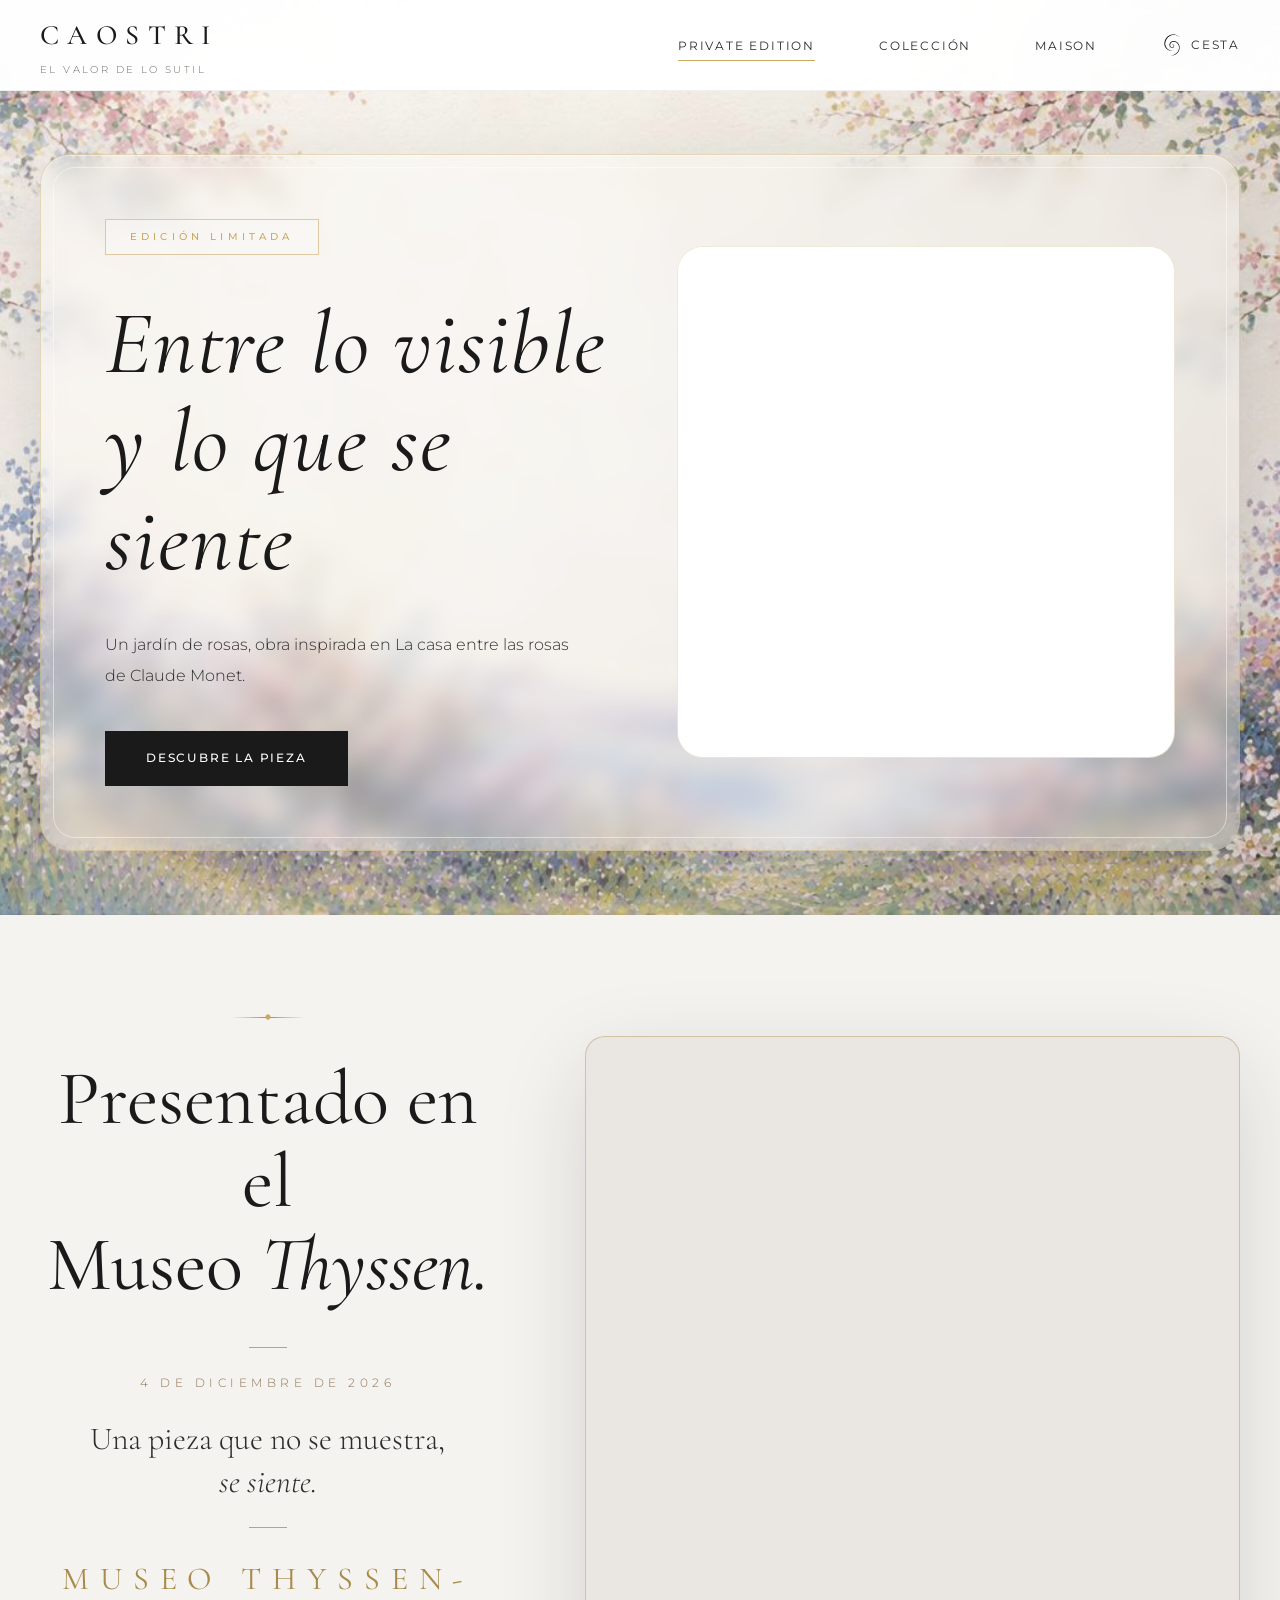
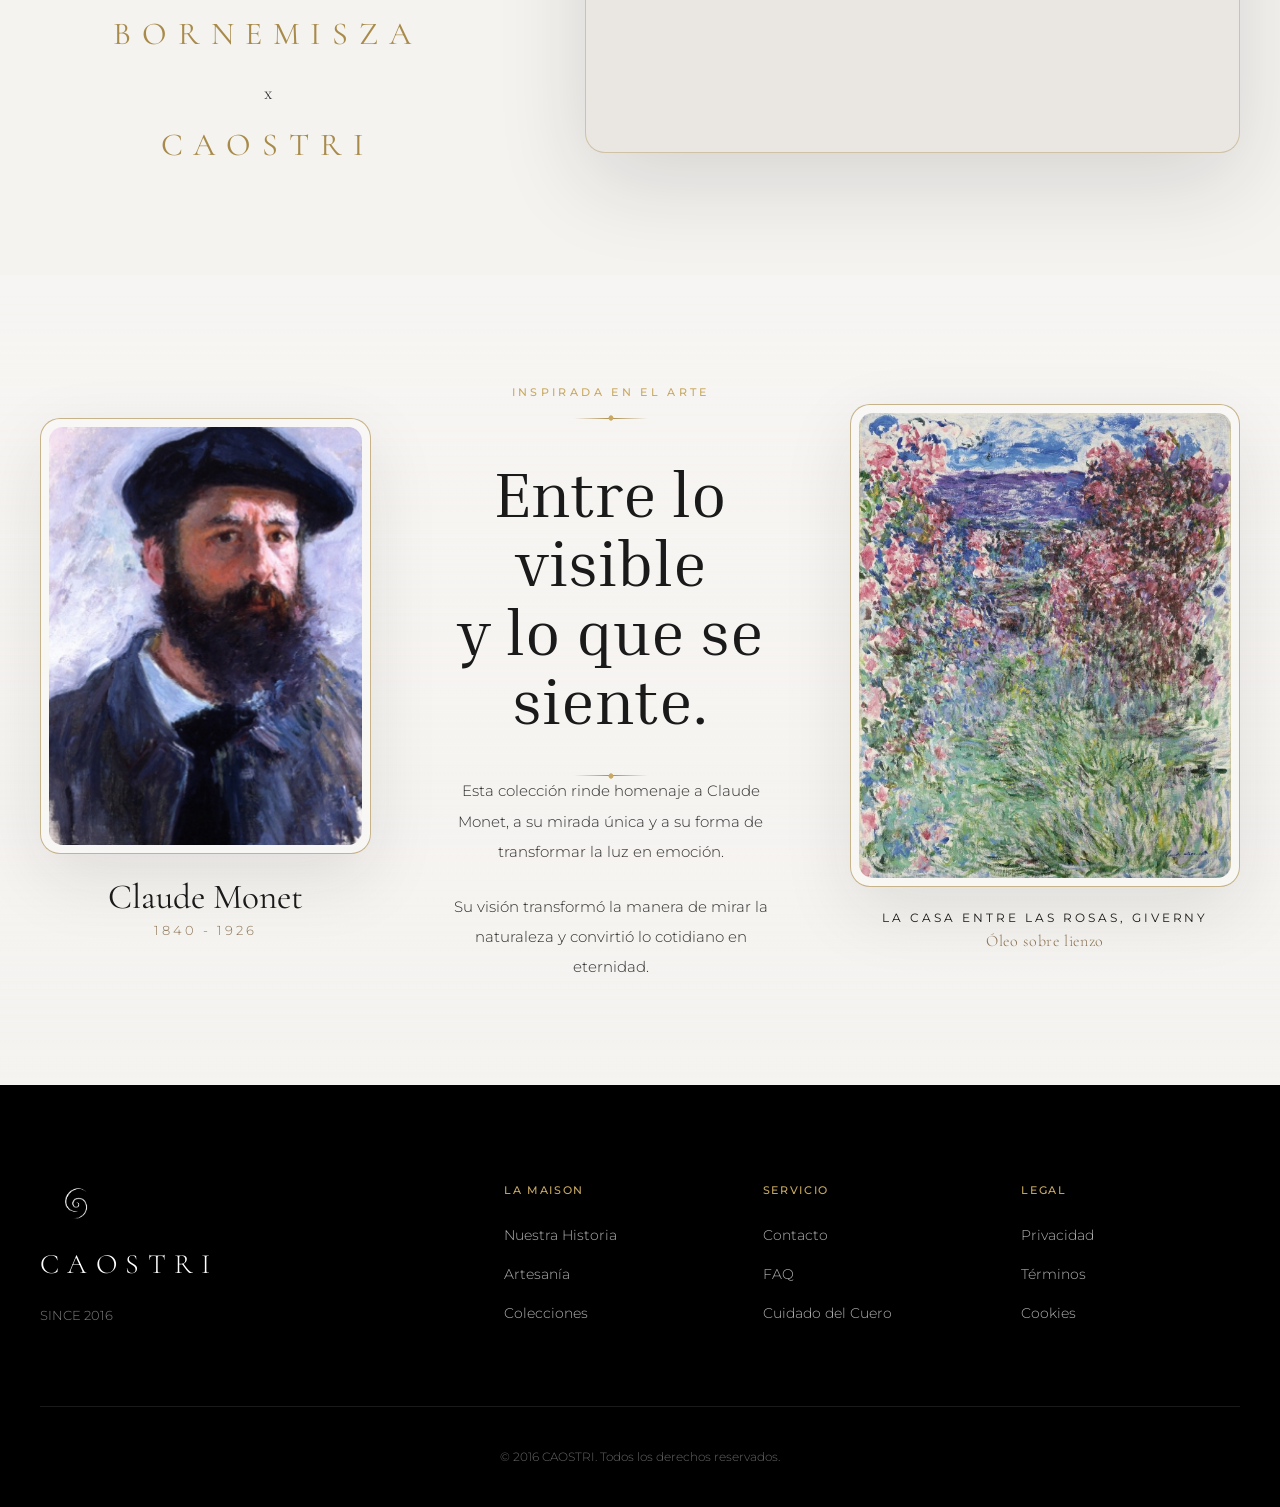
<file: index.html>
<!DOCTYPE html>
<html lang="es">
<head>
    <meta charset="UTF-8">
    <meta name="viewport" content="width=device-width, initial-scale=1.0">
    <title>CAOSTRI | El valor de lo sutil</title>

    <!-- Google Fonts -->
    <link rel="preconnect" href="https://fonts.googleapis.com">
    <link rel="preconnect" href="https://fonts.gstatic.com" crossorigin>
    <link href="https://fonts.googleapis.com/css2?family=Cormorant+Garamond:ital,wght@0,300;0,400;0,500;0,600;1,300;1,400&family=Inria+Serif:wght@300;400;700&family=Montserrat:wght@200;300;400;500;600&display=swap" rel="stylesheet">

    <!-- Estilos -->
    <link rel="icon" type="image/png" href="images/monet.png">
    <link rel="stylesheet" href="css/styles.css">

    <script type="importmap">
        {
            "imports": {
                "three": "https://unpkg.com/three@0.165.0/build/three.module.js",
                "three/addons/": "https://unpkg.com/three@0.165.0/examples/jsm/"
            }
        }
    </script>
</head>
<body class="home-page">
    <header class="main-header" id="mainHeader">
        <nav class="nav-container">
            <a href="index.html" class="logo">
                <span class="logo-text">CAOSTRI</span>
                <span class="logo-tagline">El valor de lo sutil</span>
            </a>

            <ul class="nav-menu" id="navMenu">
                <li><a href="index.html" class="nav-link active">Private Edition</a></li>
                <li><a href="coleccion.html" class="nav-link">Colección</a></li>
                <li><a href="historia.html" class="nav-link">Maison</a></li>
                <li>
                    <a href="cart.html" class="nav-link nav-cart">
                        <img class="cart-logo" src="images/logo_sin_fondo.svg" alt="" aria-hidden="true">
                        <span class="cart-count" id="cartCount">0</span>
                        Cesta
                    </a>
                </li>
            </ul>

            <button class="mobile-menu-btn" id="mobileMenuBtn" aria-label="Abrir menú">
                <span></span>
                <span></span>
                <span></span>
            </button>
        </nav>
    </header>

    <section id="private-edition" class="section private-edition">
        <div class="hero-container">
            <div class="hero-content">
                <span class="hero-badge animate-fade-up">EDICIÓN LIMITADA</span>
                <h1 class="hero-title animate-fade-up delay-1">
                    <span class="title-main">Entre lo visible<br>y lo que se siente</span>
                </h1>
                <p class="hero-description animate-fade-up delay-2">
                    Un jardín de rosas, obra inspirada en La casa entre las rosas de Claude Monet.
                </p>
                <div class="hero-cta animate-fade-up delay-3">
                    <a href="pieza-jardin.html" class="btn btn-primary">Descubre la pieza</a>
                </div>
            </div>
            <div class="hero-image animate-fade-left">
                <div class="image-frame hero-model-stage hero-video-stage">
                    <video class="hero-bag-video" autoplay muted loop playsinline preload="metadata" aria-label="Video del bolso CAOSTRI">
                        <source src="images/Firefly%20Plano%20cinematogr%C3%A1fico%20de%20un%20bolso%20elegante%20girando%20lentamente%20360%C2%B0%20sobre%20s%C3%AD%20mismo%20en%20c%C3%A1mara%20.mp4" type="video/mp4">
                    </video>
                </div>
            </div>
        </div>
    </section>

    <section class="section museum-feature" aria-labelledby="museumTitle">
        <div class="museum-feature-grid">
            <div class="museum-copy">
                <div class="art-divider" aria-hidden="true"></div>
                <h2 class="museum-title" id="museumTitle">Presentado en el<br>Museo <em>Thyssen.</em></h2>
                <div class="museum-rule" aria-hidden="true"></div>
                <p class="museum-date">4 DE DICIEMBRE DE 2026</p>
                <p class="museum-statement">Una pieza que no se muestra,<br><em>se siente.</em></p>
                <div class="museum-rule" aria-hidden="true"></div>
                <p class="museum-place">Museo Thyssen-Bornemisza</p>
                <span class="museum-cross">x</span>
                <span class="museum-brand">CAOSTRI</span>
            </div>
            <div class="museum-visual museum-carousel" aria-label="Carrusel de presentación en el museo">
                <img class="museum-carousel-slide" src="images/carrousel1.png" alt="Bolso CAOSTRI expuesto en una vitrina de museo">
                <img class="museum-carousel-slide" src="images/carrousel2.png" alt="Invitadas conversando durante la presentación de CAOSTRI">
                <img class="museum-carousel-slide" src="images/carrousel3.png" alt="Asistentes observando una obra durante la presentación en el museo">
                <img class="museum-carousel-slide" src="images/carrousel4.png" alt="Mesa de cóctel de la presentación CAOSTRI">
            </div>
        </div>
    </section>

    <section id="inspiracion" class="section art-inspiration" aria-labelledby="artInspirationTitle">
        <div class="art-inspiration-grid">
            <article class="art-card art-card--portrait">
                <figure>
                    <div class="art-frame">
                        <img src="images/monet.png" alt="Retrato de Claude Monet">
                    </div>
                    <figcaption class="art-caption">
                        <span class="art-caption-title">Claude Monet</span>
                        <span class="art-caption-meta">1840 - 1926</span>
                    </figcaption>
                </figure>
            </article>

            <div class="art-copy">
                <span class="section-badge">INSPIRADA EN EL ARTE</span>
                <div class="art-divider" aria-hidden="true"></div>
                <h2 class="art-title" id="artInspirationTitle">Entre lo visible<br>y lo que se siente.</h2>
                <div class="art-divider" aria-hidden="true"></div>
                <p>
                    Esta colección rinde homenaje a Claude Monet, a su mirada única y a su forma de
                    transformar la luz en emoción.
                </p>
                <p>
                    Su visión transformó la manera de mirar la naturaleza y convirtió lo cotidiano
                    en eternidad.
                </p>
            </div>

            <article class="art-card art-card--garden">
                <figure>
                    <div class="art-frame">
                        <img src="images/flores.png" alt="Jardín de flores inspirado en Giverny">
                    </div>
                    <figcaption class="art-caption art-caption--small">
                        <span class="art-caption-title">LA CASA ENTRE LAS ROSAS, GIVERNY</span>
                        <span class="art-caption-meta">Óleo sobre lienzo</span>
                    </figcaption>
                </figure>
            </article>
        </div>
    </section>

    <footer class="main-footer">
        <div class="footer-container">
            <div class="footer-brand">
                <img class="footer-symbol" src="images/logofooter.jpeg" alt="" aria-hidden="true">
                <span class="footer-logo">CAOSTRI</span>
                <p>SINCE 2016</p>
            </div>
            <div class="footer-links">
                <div class="footer-column">
                    <h4>La Maison</h4>
                    <a href="historia.html">Nuestra Historia</a>
                    <a href="historia.html">Artesanía</a>
                    <a href="coleccion.html">Colecciones</a>
                </div>
                <div class="footer-column">
                    <h4>Servicio</h4>
                    <a href="#">Contacto</a>
                    <a href="#">FAQ</a>
                    <a href="#">Cuidado del Cuero</a>
                </div>
                <div class="footer-column">
                    <h4>Legal</h4>
                    <a href="#">Privacidad</a>
                    <a href="#">Términos</a>
                    <a href="#">Cookies</a>
                </div>
            </div>
        </div>
        <div class="footer-bottom">
            <p>© 2016 CAOSTRI. Todos los derechos reservados.</p>
        </div>
    </footer>

    <div class="cart-notification" id="cartNotification">
        <svg viewBox="0 0 24 24" fill="none" width="20" height="20">
            <path d="M20 7L9 18L4 13" stroke="currentColor" stroke-width="2" stroke-linecap="round" stroke-linejoin="round"/>
        </svg>
        <span>Añadido a tu cesta</span>
    </div>

    <script src="js/main.js"></script>
</body>
</html>
</file>
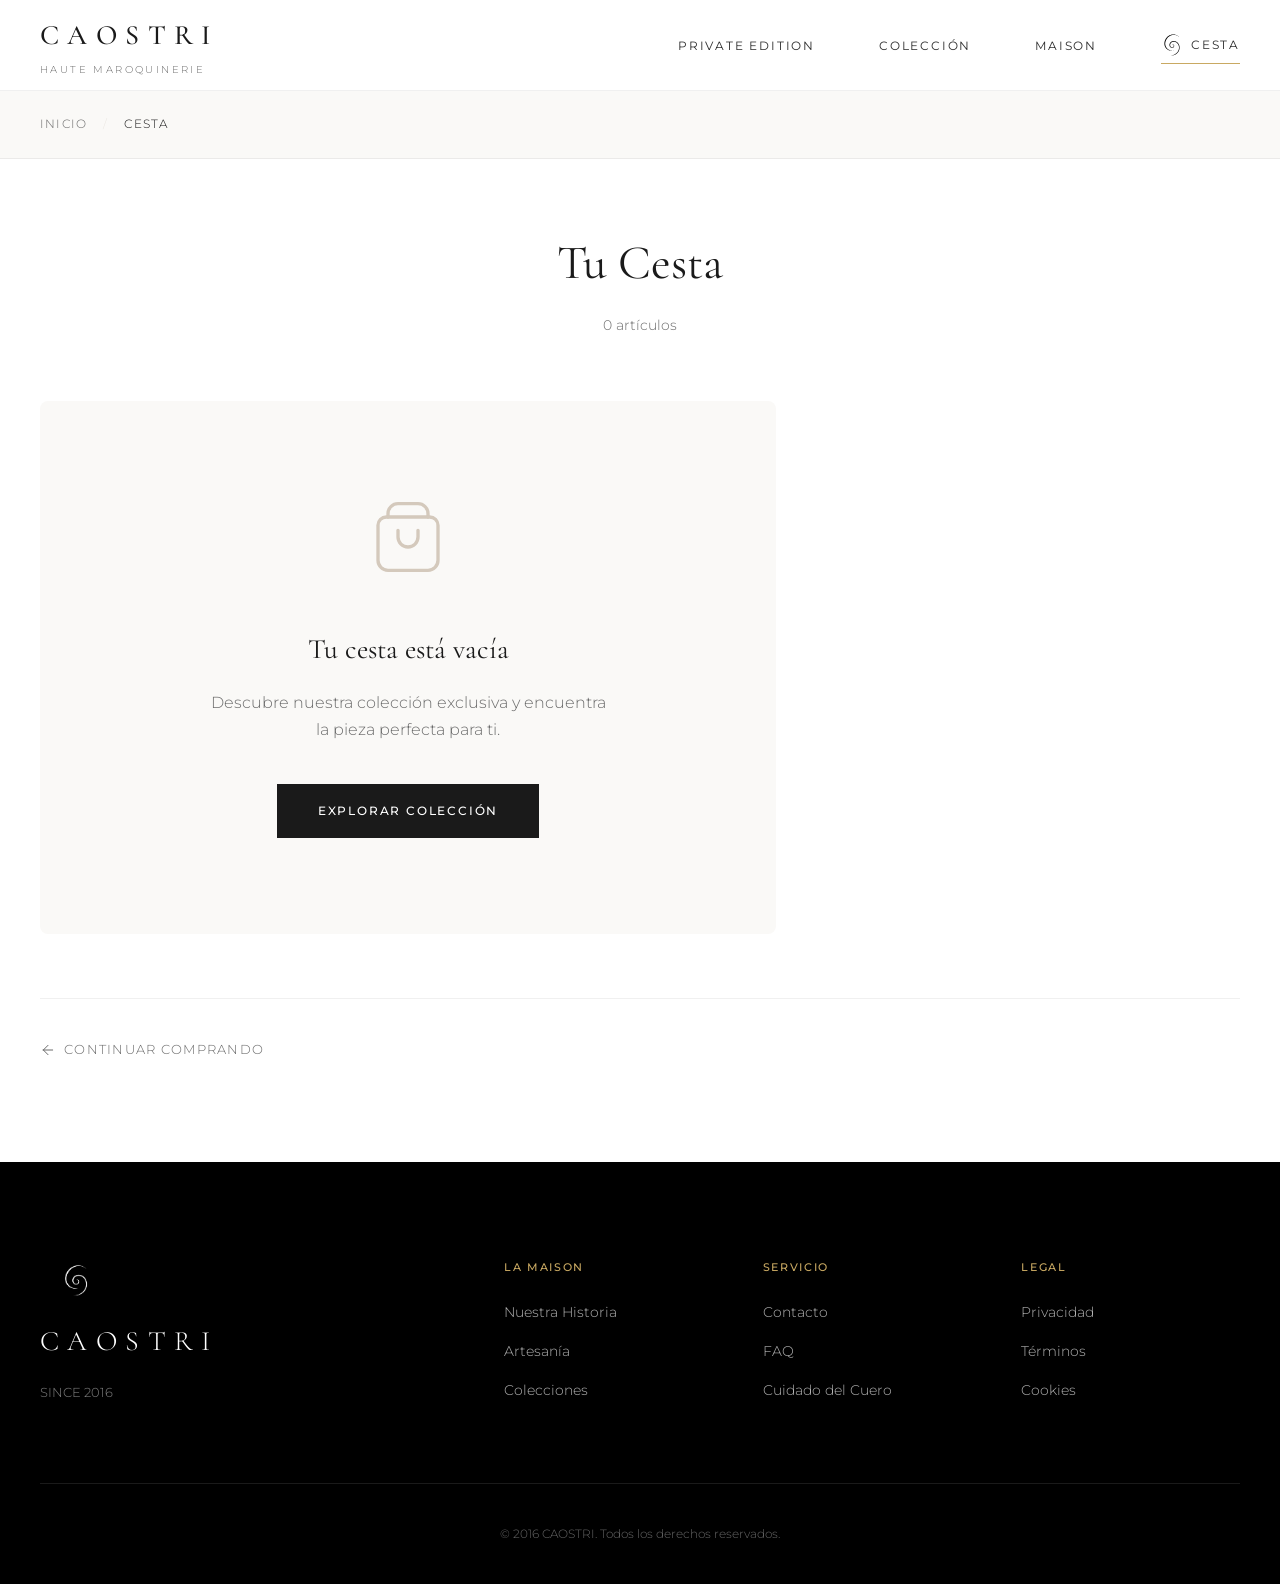
<file: cart.html>
<!DOCTYPE html>
<html lang="es">
<head>
    <meta charset="UTF-8">
    <meta name="viewport" content="width=device-width, initial-scale=1.0">
    <title>Cesta | CAOSTRI</title>

    <!-- Google Fonts -->
    <link rel="preconnect" href="https://fonts.googleapis.com">
    <link rel="preconnect" href="https://fonts.gstatic.com" crossorigin>
    <link href="https://fonts.googleapis.com/css2?family=Cormorant+Garamond:ital,wght@0,300;0,400;0,500;0,600;1,300;1,400&family=Montserrat:wght@200;300;400;500;600&display=swap" rel="stylesheet">

    <!-- Estilos -->
    <link rel="icon" type="image/png" href="images/monet.png">
    <link rel="stylesheet" href="css/styles.css">
</head>
<body class="cart-page">
    <!-- ============================================
         NAVEGACIÓN
         ============================================ -->
    <header class="main-header" id="mainHeader">
        <nav class="nav-container">
            <a href="index.html" class="logo">
                <span class="logo-text">CAOSTRI</span>
                <span class="logo-tagline">Haute Maroquinerie</span>
            </a>

            <ul class="nav-menu" id="navMenu">
                <li><a href="index.html" class="nav-link">Private Edition</a></li>
                <li><a href="coleccion.html" class="nav-link">Colección</a></li>
                <li><a href="historia.html" class="nav-link">Maison</a></li>
                <li>
                    <a href="cart.html" class="nav-link nav-cart active">
                        <img class="cart-logo" src="images/logo_sin_fondo.svg" alt="" aria-hidden="true">
                        <span class="cart-count" id="cartCount">0</span>
                        Cesta
                    </a>
                </li>
            </ul>

            <button class="mobile-menu-btn" id="mobileMenuBtn" aria-label="Abrir menú">
                <span></span>
                <span></span>
                <span></span>
            </button>
        </nav>
    </header>

    <!-- ============================================
         BREADCRUMB
         ============================================ -->
    <div class="breadcrumb">
        <div class="breadcrumb-container">
            <a href="index.html">Inicio</a>
            <span class="breadcrumb-sep">/</span>
            <span class="breadcrumb-current">Cesta</span>
        </div>
    </div>

    <!-- ============================================
         PÁGINA DE CESTA
         ============================================ -->
    <main class="cart-main">
        <div class="cart-page-container">
            <!-- Header -->
            <div class="cart-page-header">
                <h1 class="cart-page-title">Tu Cesta</h1>
                <p class="cart-page-subtitle" id="cartSubtitle">0 artículos</p>
            </div>

            <!-- Contenido -->
            <div class="cart-content-grid">
                <!-- Lista de productos -->
                <div class="cart-items-list" id="cartItemsList">
                    <!-- Estado vacío -->
                    <div class="cart-empty-state" id="cartEmptyState">
                        <div class="empty-icon">
                            <svg viewBox="0 0 24 24" fill="none" width="80" height="80">
                                <path d="M6 6V5C6 3.34315 7.34315 2 9 2H15C16.6569 2 18 3.34315 18 5V6" stroke="currentColor" stroke-width="1" stroke-linecap="round"/>
                                <path d="M3 8.5C3 7.11929 4.11929 6 5.5 6H18.5C19.8807 6 21 7.11929 21 8.5V19C21 20.6569 19.6569 22 18 22H6C4.34315 22 3 20.6569 3 19V8.5Z" stroke="currentColor" stroke-width="1"/>
                                <path d="M9 10V12C9 13.6569 10.3431 15 12 15C13.6569 15 15 13.6569 15 12V10" stroke="currentColor" stroke-width="1" stroke-linecap="round"/>
                            </svg>
                        </div>
                        <h2>Tu cesta está vacía</h2>
                        <p>Descubre nuestra colección exclusiva y encuentra la pieza perfecta para ti.</p>
                        <a href="coleccion.html" class="btn btn-primary">Explorar Colección</a>
                    </div>

                    <!-- Items del carrito (se llenan dinámicamente) -->
                </div>

                <!-- Resumen del pedido -->
                <aside class="cart-summary-panel" id="cartSummaryPanel">
                    <div class="summary-inner">
                        <h2 class="summary-title">Resumen del Pedido</h2>

                        <div class="summary-lines">
                            <div class="summary-line">
                                <span>Subtotal</span>
                                <span id="subtotal">€0</span>
                            </div>
                            <div class="summary-line">
                                <span>Envío Express</span>
                                <span class="free-shipping">Cortesía</span>
                            </div>
                            <div class="summary-line">
                                <span>Embalaje Premium</span>
                                <span>Incluido</span>
                            </div>
                        </div>

                        <div class="summary-total">
                            <span>Total</span>
                            <span id="total">€0</span>
                        </div>

                        <button class="btn btn-checkout" id="checkoutBtn" disabled>
                            <svg viewBox="0 0 24 24" fill="none" width="20" height="20">
                                <path d="M5 12H19M19 12L12 5M19 12L12 19" stroke="currentColor" stroke-width="1.5" stroke-linecap="round" stroke-linejoin="round"/>
                            </svg>
                            Proceder al Pago
                        </button>

                        <div class="payment-methods">
                            <p>Métodos de pago aceptados</p>
                            <div class="payment-icons">
                                <span class="payment-icon">VISA</span>
                                <span class="payment-icon">MC</span>
                                <span class="payment-icon">AMEX</span>
                                <span class="payment-icon">PP</span>
                            </div>
                        </div>

                        <div class="summary-benefits">
                            <div class="benefit-item">
                                <svg viewBox="0 0 24 24" fill="none" width="18" height="18">
                                    <path d="M20 7L9 18L4 13" stroke="currentColor" stroke-width="1.5" stroke-linecap="round" stroke-linejoin="round"/>
                                </svg>
                                <span>Envío gratuito en todos los pedidos</span>
                            </div>
                            <div class="benefit-item">
                                <svg viewBox="0 0 24 24" fill="none" width="18" height="18">
                                    <path d="M20 7L9 18L4 13" stroke="currentColor" stroke-width="1.5" stroke-linecap="round" stroke-linejoin="round"/>
                                </svg>
                                <span>Devolución gratuita en 30 días</span>
                            </div>
                            <div class="benefit-item">
                                <svg viewBox="0 0 24 24" fill="none" width="18" height="18">
                                    <path d="M20 7L9 18L4 13" stroke="currentColor" stroke-width="1.5" stroke-linecap="round" stroke-linejoin="round"/>
                                </svg>
                                <span>Autenticidad 100% garantizada</span>
                            </div>
                            <div class="benefit-item">
                                <svg viewBox="0 0 24 24" fill="none" width="18" height="18">
                                    <path d="M20 7L9 18L4 13" stroke="currentColor" stroke-width="1.5" stroke-linecap="round" stroke-linejoin="round"/>
                                </svg>
                                <span>Pago seguro encriptado</span>
                            </div>
                        </div>
                    </div>
                </aside>
            </div>

            <!-- Continuar comprando -->
            <div class="continue-shopping">
                <a href="coleccion.html" class="continue-link">
                    <svg viewBox="0 0 24 24" fill="none" width="16" height="16">
                        <path d="M19 12H5M5 12L12 19M5 12L12 5" stroke="currentColor" stroke-width="1.5" stroke-linecap="round" stroke-linejoin="round"/>
                    </svg>
                    Continuar comprando
                </a>
            </div>
        </div>
    </main>

    <!-- ============================================
         FOOTER
         ============================================ -->
    <footer class="main-footer">
        <div class="footer-container">
            <div class="footer-brand">
                <img class="footer-symbol" src="images/logofooter.jpeg" alt="" aria-hidden="true">
                <span class="footer-logo">CAOSTRI</span>
                <p>SINCE 2016</p>
            </div>
            <div class="footer-links">
                <div class="footer-column">
                    <h4>La Maison</h4>
                    <a href="historia.html">Nuestra Historia</a>
                    <a href="historia.html">Artesanía</a>
                    <a href="coleccion.html">Colecciones</a>
                </div>
                <div class="footer-column">
                    <h4>Servicio</h4>
                    <a href="#">Contacto</a>
                    <a href="#">FAQ</a>
                    <a href="#">Cuidado del Cuero</a>
                </div>
                <div class="footer-column">
                    <h4>Legal</h4>
                    <a href="#">Privacidad</a>
                    <a href="#">Términos</a>
                    <a href="#">Cookies</a>
                </div>
            </div>
        </div>
        <div class="footer-bottom">
            <p>© 2016 CAOSTRI. Todos los derechos reservados.</p>
        </div>
    </footer>

    <!-- Notificación -->
    <div class="cart-notification" id="cartNotification">
        <svg viewBox="0 0 24 24" fill="none" width="20" height="20">
            <path d="M20 7L9 18L4 13" stroke="currentColor" stroke-width="2" stroke-linecap="round" stroke-linejoin="round"/>
        </svg>
        <span id="notificationText">Actualizado</span>
    </div>

    <script src="js/main.js"></script>
    <script src="js/cart.js"></script>
</body>
</html>
</file>
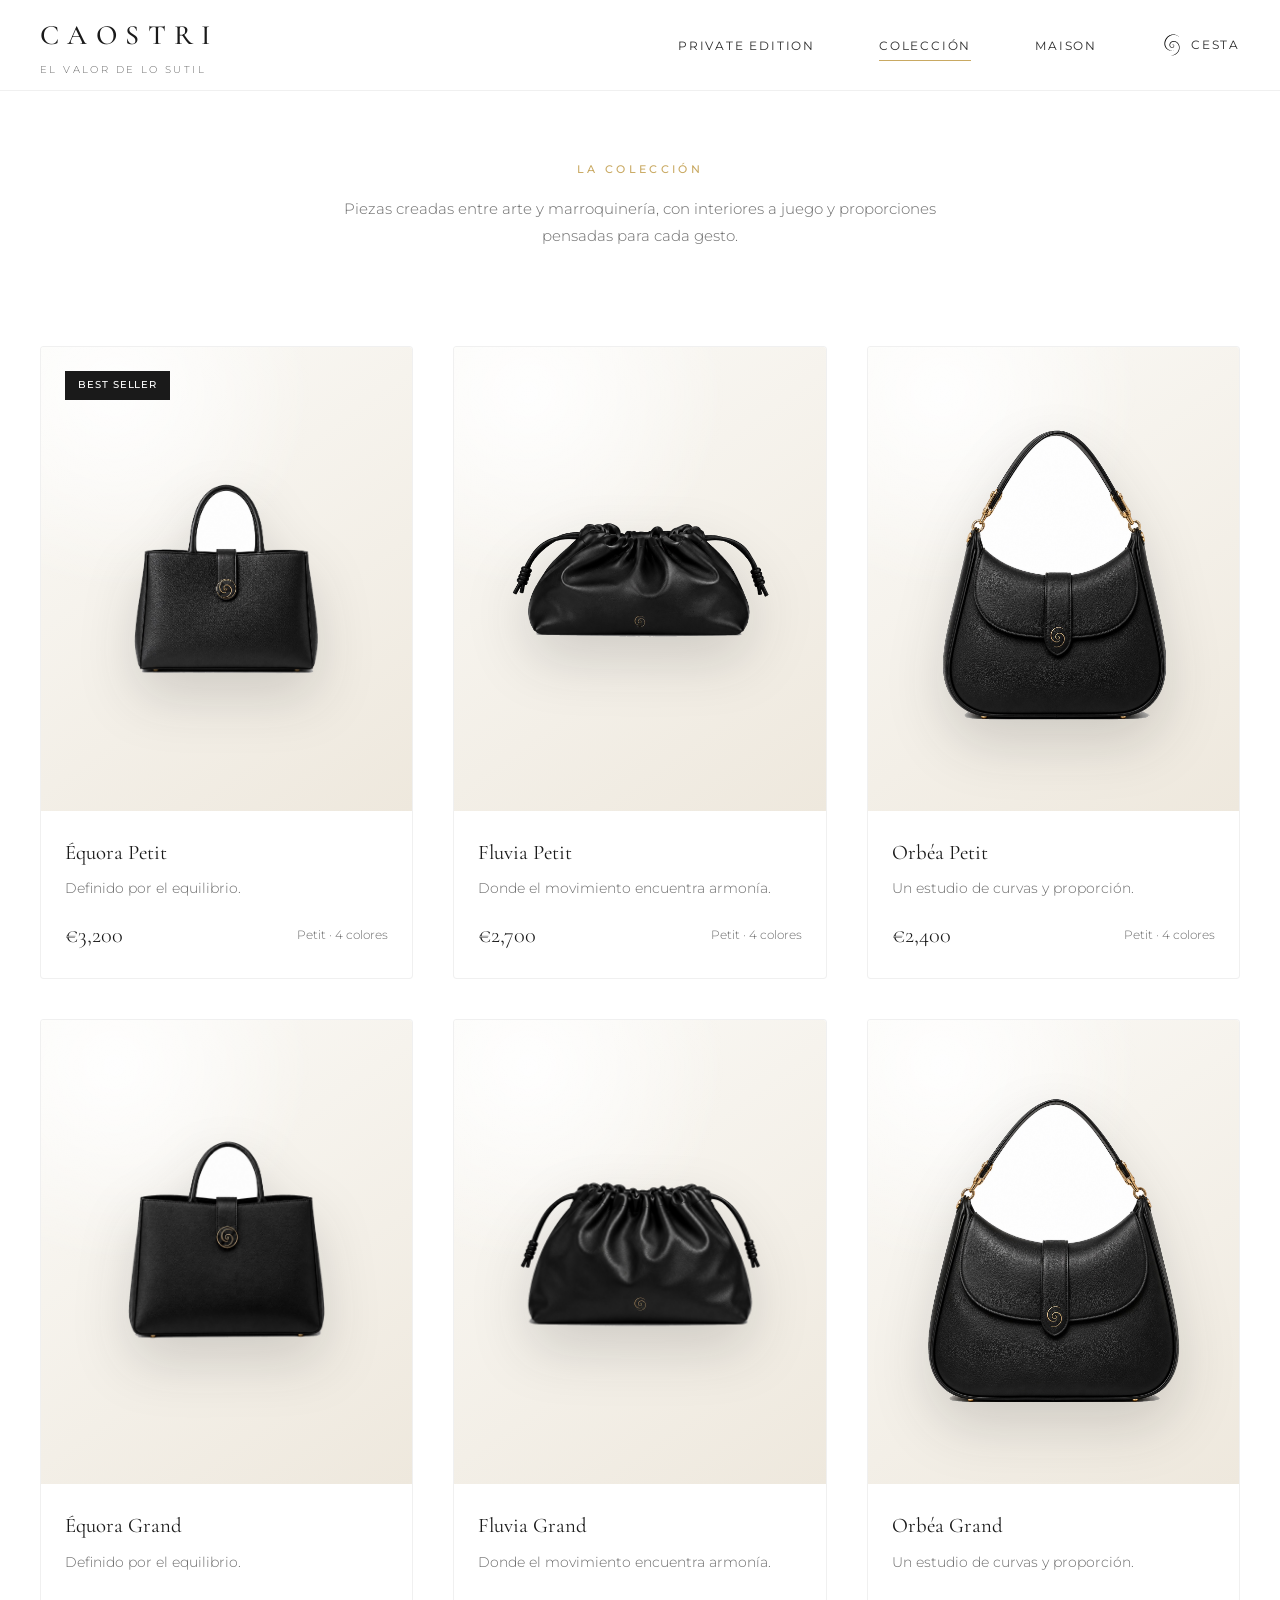
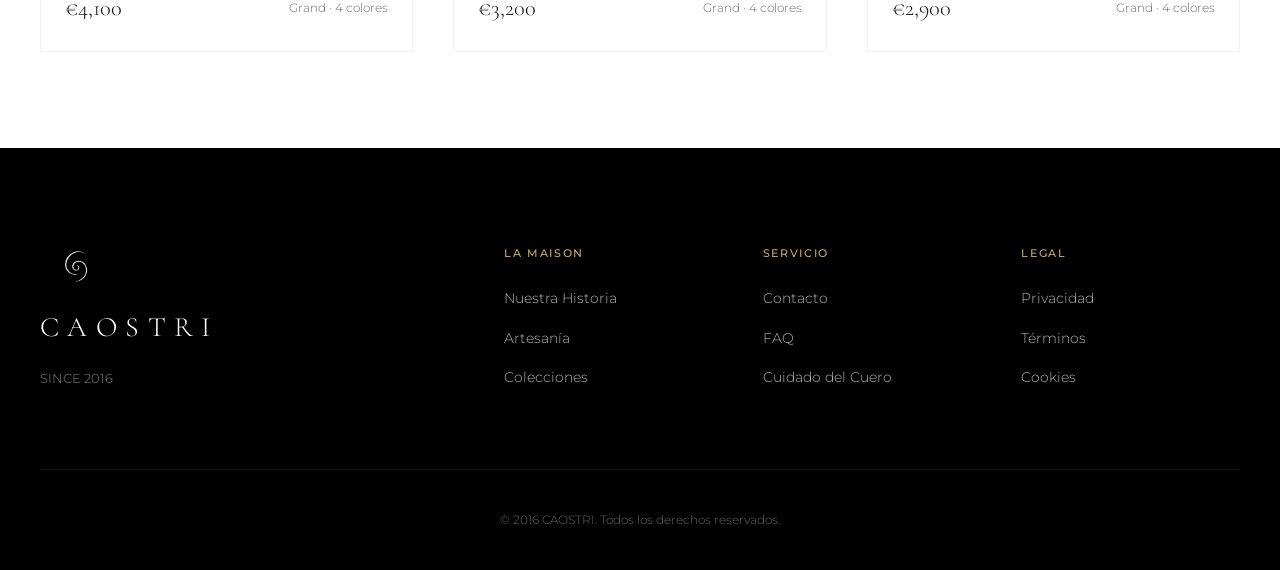
<file: coleccion.html>
<!DOCTYPE html>
<html lang="es">
<head>
    <meta charset="UTF-8">
    <meta name="viewport" content="width=device-width, initial-scale=1.0">
    <title>CAOSTRI | Colección</title>

    <link rel="preconnect" href="https://fonts.googleapis.com">
    <link rel="preconnect" href="https://fonts.gstatic.com" crossorigin>
    <link href="https://fonts.googleapis.com/css2?family=Cormorant+Garamond:ital,wght@0,300;0,400;0,500;0,600;1,300;1,400&family=Montserrat:wght@200;300;400;500;600&display=swap" rel="stylesheet">

    <link rel="icon" type="image/png" href="images/monet.png">
    <link rel="stylesheet" href="css/styles.css">
</head>
<body class="collection-page">
    <header class="main-header" id="mainHeader">
        <nav class="nav-container">
            <a href="index.html" class="logo">
                <span class="logo-text">CAOSTRI</span>
                <span class="logo-tagline">El valor de lo sutil</span>
            </a>

            <ul class="nav-menu" id="navMenu">
                <li><a href="index.html" class="nav-link">Private Edition</a></li>
                <li><a href="coleccion.html" class="nav-link active">Colección</a></li>
                <li><a href="historia.html" class="nav-link">Maison</a></li>
                <li>
                    <a href="cart.html" class="nav-link nav-cart">
                        <img class="cart-logo" src="images/logo_sin_fondo.svg" alt="" aria-hidden="true">
                        <span class="cart-count" id="cartCount">0</span>
                        Cesta
                    </a>
                </li>
            </ul>

            <button class="mobile-menu-btn" id="mobileMenuBtn" aria-label="Abrir menú">
                <span></span>
                <span></span>
                <span></span>
            </button>
        </nav>
    </header>

    <main>
        <section id="coleccion" class="section coleccion">
            <div class="section-container">
                <div class="section-header">
                    <span class="section-badge">La Colección</span>
                    <p class="section-subtitle">
                        Piezas creadas entre arte y marroquinería, con interiores a juego
                        y proporciones pensadas para cada gesto.
                    </p>
                </div>

                <div class="products-grid products-grid--collection">
                    <article class="product-card" data-product-id="equora-petit">
                        <a href="product.html?id=equora-petit" class="product-link">
                            <div class="product-image product-image--real">
                                <div class="product-photo-frame">
                                    <img class="product-real-image" src="images/equora-petit-frente-cutout.png" alt="Bolso Équora Petit" loading="lazy">
                                </div>
                                <div class="product-overlay">
                                    <span class="view-product-btn">Ver Producto</span>
                                </div>
                                <span class="product-badge best-seller">Best seller</span>
                            </div>
                            <div class="product-info">
                                <h2 class="product-name">Équora Petit</h2>
                                <p class="product-description">
                                    Definido por el equilibrio.
                                </p>
                                <div class="product-footer">
                                    <span class="product-price">€3,200</span>
                                    <span class="product-colors">Petit · 4 colores</span>
                                </div>
                            </div>
                        </a>
                    </article>

                    <article class="product-card" data-product-id="fluvia-petit">
                        <a href="product.html?id=fluvia-petit" class="product-link">
                            <div class="product-image product-image--real">
                                <div class="product-photo-frame">
                                    <img class="product-real-image" src="images/fluvia-petit-frente-cutout.png" alt="Bolso Fluvia Petit" loading="lazy">
                                </div>
                                <div class="product-overlay">
                                    <span class="view-product-btn">Ver Producto</span>
                                </div>
                            </div>
                            <div class="product-info">
                                <h2 class="product-name">Fluvia Petit</h2>
                                <p class="product-description">
                                    Donde el movimiento encuentra armonía.
                                </p>
                                <div class="product-footer">
                                    <span class="product-price">€2,700</span>
                                    <span class="product-colors">Petit · 4 colores</span>
                                </div>
                            </div>
                        </a>
                    </article>

                    <article class="product-card" data-product-id="orbea-petit">
                        <a href="product.html?id=orbea-petit" class="product-link">
                            <div class="product-image product-image--real">
                                <div class="product-photo-frame">
                                    <img class="product-real-image" src="images/orbea-petit-frente-cutout.png" alt="Bolso Orbéa Petit" loading="lazy">
                                </div>
                                <div class="product-overlay">
                                    <span class="view-product-btn">Ver Producto</span>
                                </div>
                            </div>
                            <div class="product-info">
                                <h2 class="product-name">Orbéa Petit</h2>
                                <p class="product-description">
                                    Un estudio de curvas y proporción.
                                </p>
                                <div class="product-footer">
                                    <span class="product-price">€2,400</span>
                                    <span class="product-colors">Petit · 4 colores</span>
                                </div>
                            </div>
                        </a>
                    </article>

                    <article class="product-card" data-product-id="equora-grand">
                        <a href="product.html?id=equora-grand" class="product-link">
                            <div class="product-image product-image--real">
                                <div class="product-photo-frame">
                                    <img class="product-real-image" src="images/equora-grand-frente-cutout.png" alt="Bolso Équora Grand" loading="lazy">
                                </div>
                                <div class="product-overlay">
                                    <span class="view-product-btn">Ver Producto</span>
                                </div>
                            </div>
                            <div class="product-info">
                                <h2 class="product-name">Équora Grand</h2>
                                <p class="product-description">
                                    Definido por el equilibrio.
                                </p>
                                <div class="product-footer">
                                    <span class="product-price">€4,100</span>
                                    <span class="product-colors">Grand · 4 colores</span>
                                </div>
                            </div>
                        </a>
                    </article>

                    <article class="product-card" data-product-id="fluvia-grand">
                        <a href="product.html?id=fluvia-grand" class="product-link">
                            <div class="product-image product-image--real">
                                <div class="product-photo-frame">
                                    <img class="product-real-image" src="images/fluvia-grand-frente-cutout.png" alt="Bolso Fluvia Grand" loading="lazy">
                                </div>
                                <div class="product-overlay">
                                    <span class="view-product-btn">Ver Producto</span>
                                </div>
                            </div>
                            <div class="product-info">
                                <h2 class="product-name">Fluvia Grand</h2>
                                <p class="product-description">
                                    Donde el movimiento encuentra armonía.
                                </p>
                                <div class="product-footer">
                                    <span class="product-price">€3,200</span>
                                    <span class="product-colors">Grand · 4 colores</span>
                                </div>
                            </div>
                        </a>
                    </article>

                    <article class="product-card" data-product-id="orbea-grand">
                        <a href="product.html?id=orbea-grand" class="product-link">
                            <div class="product-image product-image--real">
                                <div class="product-photo-frame">
                                    <img class="product-real-image" src="images/orbea-grand-frente-cutout.png" alt="Bolso Orbéa Grand" loading="lazy">
                                </div>
                                <div class="product-overlay">
                                    <span class="view-product-btn">Ver Producto</span>
                                </div>
                            </div>
                            <div class="product-info">
                                <h2 class="product-name">Orbéa Grand</h2>
                                <p class="product-description">
                                    Un estudio de curvas y proporción.
                                </p>
                                <div class="product-footer">
                                    <span class="product-price">€2,900</span>
                                    <span class="product-colors">Grand · 4 colores</span>
                                </div>
                            </div>
                        </a>
                    </article>
                </div>
            </div>
        </section>
    </main>

    <footer class="main-footer">
        <div class="footer-container">
            <div class="footer-brand">
                <img class="footer-symbol" src="images/logofooter.jpeg" alt="" aria-hidden="true">
                <span class="footer-logo">CAOSTRI</span>
                <p>SINCE 2016</p>
            </div>
            <div class="footer-links">
                <div class="footer-column">
                    <h4>La Maison</h4>
                    <a href="historia.html">Nuestra Historia</a>
                    <a href="historia.html">Artesanía</a>
                    <a href="coleccion.html">Colecciones</a>
                </div>
                <div class="footer-column">
                    <h4>Servicio</h4>
                    <a href="#">Contacto</a>
                    <a href="#">FAQ</a>
                    <a href="#">Cuidado del Cuero</a>
                </div>
                <div class="footer-column">
                    <h4>Legal</h4>
                    <a href="#">Privacidad</a>
                    <a href="#">Términos</a>
                    <a href="#">Cookies</a>
                </div>
            </div>
        </div>
        <div class="footer-bottom">
            <p>© 2016 CAOSTRI. Todos los derechos reservados.</p>
        </div>
    </footer>

    <div class="cart-notification" id="cartNotification">
        <svg viewBox="0 0 24 24" fill="none" width="20" height="20">
            <path d="M20 7L9 18L4 13" stroke="currentColor" stroke-width="2" stroke-linecap="round" stroke-linejoin="round"/>
        </svg>
        <span>Añadido a tu cesta</span>
    </div>

    <script src="js/main.js"></script>
</body>
</html>
</file>
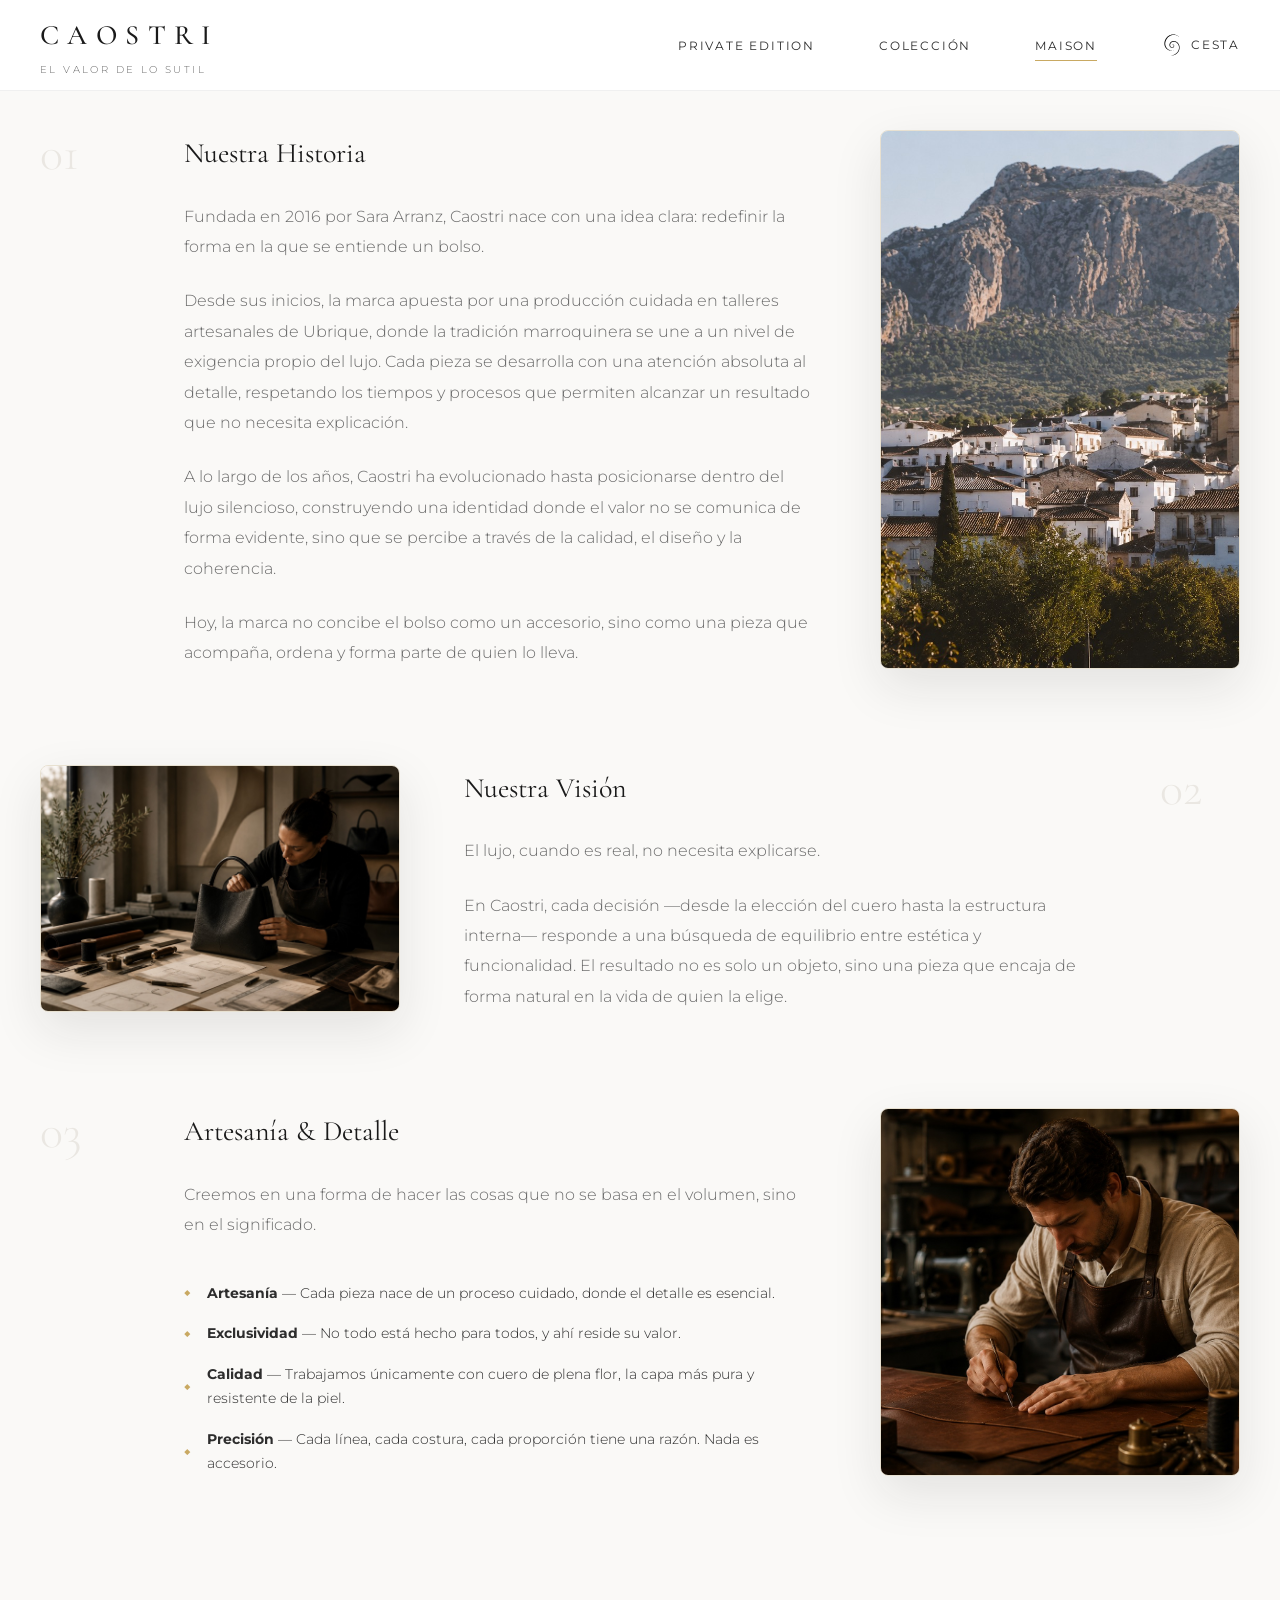
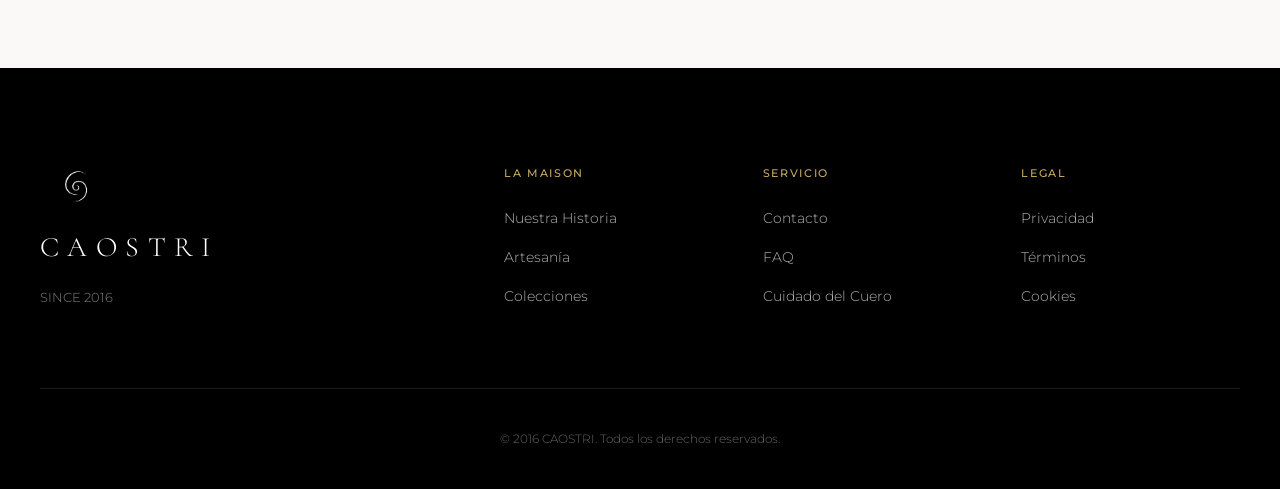
<file: historia.html>
<!DOCTYPE html>
<html lang="es">
<head>
    <meta charset="UTF-8">
    <meta name="viewport" content="width=device-width, initial-scale=1.0">
    <title>CAOSTRI | Maison</title>

    <link rel="preconnect" href="https://fonts.googleapis.com">
    <link rel="preconnect" href="https://fonts.gstatic.com" crossorigin>
    <link href="https://fonts.googleapis.com/css2?family=Cormorant+Garamond:ital,wght@0,300;0,400;0,500;0,600;1,300;1,400&family=Montserrat:wght@200;300;400;500;600&display=swap" rel="stylesheet">

    <link rel="icon" type="image/png" href="images/monet.png">
    <link rel="stylesheet" href="css/styles.css">
</head>
<body class="history-page">
    <header class="main-header" id="mainHeader">
        <nav class="nav-container">
            <a href="index.html" class="logo">
                <span class="logo-text">CAOSTRI</span>
                <span class="logo-tagline">El valor de lo sutil</span>
            </a>

            <ul class="nav-menu" id="navMenu">
                <li><a href="index.html" class="nav-link">Private Edition</a></li>
                <li><a href="coleccion.html" class="nav-link">Colección</a></li>
                <li><a href="historia.html" class="nav-link active">Maison</a></li>
                <li>
                    <a href="cart.html" class="nav-link nav-cart">
                        <img class="cart-logo" src="images/logo_sin_fondo.svg" alt="" aria-hidden="true">
                        <span class="cart-count" id="cartCount">0</span>
                        Cesta
                    </a>
                </li>
            </ul>

            <button class="mobile-menu-btn" id="mobileMenuBtn" aria-label="Abrir menú">
                <span></span>
                <span></span>
                <span></span>
            </button>
        </nav>
    </header>

    <main>
        <section id="maison" class="section maison">
            <div class="maison-container">
                <div class="maison-blocks">
                    <article class="maison-block">
                        <div class="block-number">01</div>
                        <div class="block-content">
                            <h2>Nuestra Historia</h2>
                            <p>
                                Fundada en 2016 por Sara Arranz, Caostri nace con una idea clara:
                                redefinir la forma en la que se entiende un bolso.
                            </p>
                            <p>
                                Desde sus inicios, la marca apuesta por una producción cuidada en
                                talleres artesanales de Ubrique, donde la tradición marroquinera se une
                                a un nivel de exigencia propio del lujo. Cada pieza se desarrolla con
                                una atención absoluta al detalle, respetando los tiempos y procesos que
                                permiten alcanzar un resultado que no necesita explicación.
                            </p>
                            <p>
                                A lo largo de los años, Caostri ha evolucionado hasta posicionarse
                                dentro del lujo silencioso, construyendo una identidad donde el valor no
                                se comunica de forma evidente, sino que se percibe a través de la
                                calidad, el diseño y la coherencia.
                            </p>
                            <p>
                                Hoy, la marca no concibe el bolso como un accesorio, sino como una pieza
                                que acompaña, ordena y forma parte de quien lo lleva.
                            </p>
                        </div>
                        <div class="block-image">
                            <img class="maison-block-photo" src="images/fotonuestrahistoria.png" alt="Nuestra historia en Caostri">
                        </div>
                    </article>

                    <article class="maison-block reverse">
                        <div class="block-number">02</div>
                        <div class="block-content">
                            <h2>Nuestra Visión</h2>
                            <p>
                                El lujo, cuando es real, no necesita explicarse.
                            </p>
                            <p>
                                En Caostri, cada decisión —desde la elección del cuero hasta la
                                estructura interna— responde a una búsqueda de equilibrio entre estética
                                y funcionalidad. El resultado no es solo un objeto, sino una pieza que
                                encaja de forma natural en la vida de quien la elige.
                            </p>
                        </div>
                        <div class="block-image">
                            <img class="maison-block-photo" src="images/fotonuestravision.png" alt="Nuestra visión en Caostri">
                        </div>
                    </article>

                    <article class="maison-block">
                        <div class="block-number">03</div>
                        <div class="block-content">
                            <h2>Artesanía & Detalle</h2>
                            <p>
                                Creemos en una forma de hacer las cosas que no se basa en el volumen,
                                sino en el significado.
                            </p>
                            <div class="craftsmanship-features">
                                <div class="craft-feature">
                                    <span class="craft-icon">◆</span>
                                    <span><strong>Artesanía</strong> — Cada pieza nace de un proceso cuidado, donde el detalle es esencial.</span>
                                </div>
                                <div class="craft-feature">
                                    <span class="craft-icon">◆</span>
                                    <span><strong>Exclusividad</strong> — No todo está hecho para todos, y ahí reside su valor.</span>
                                </div>
                                <div class="craft-feature">
                                    <span class="craft-icon">◆</span>
                                    <span><strong>Calidad</strong> — Trabajamos únicamente con cuero de plena flor, la capa más pura y resistente de la piel.</span>
                                </div>
                                <div class="craft-feature">
                                    <span class="craft-icon">◆</span>
                                    <span><strong>Precisión</strong> — Cada línea, cada costura, cada proporción tiene una razón. Nada es accesorio.</span>
                                </div>
                            </div>
                        </div>
                        <div class="block-image">
                            <img class="maison-block-photo" src="images/fotoartesaniaydetalle.png" alt="Artesanía y detalle en Caostri">
                        </div>
                    </article>
                </div>
            </div>
        </section>
    </main>

    <footer class="main-footer">
        <div class="footer-container">
            <div class="footer-brand">
                <img class="footer-symbol" src="images/logofooter.jpeg" alt="" aria-hidden="true">
                <span class="footer-logo">CAOSTRI</span>
                <p>SINCE 2016</p>
            </div>
            <div class="footer-links">
                <div class="footer-column">
                    <h4>La Maison</h4>
                    <a href="historia.html">Nuestra Historia</a>
                    <a href="historia.html">Artesanía</a>
                    <a href="coleccion.html">Colecciones</a>
                </div>
                <div class="footer-column">
                    <h4>Servicio</h4>
                    <a href="#">Contacto</a>
                    <a href="#">FAQ</a>
                    <a href="#">Cuidado del Cuero</a>
                </div>
                <div class="footer-column">
                    <h4>Legal</h4>
                    <a href="#">Privacidad</a>
                    <a href="#">Términos</a>
                    <a href="#">Cookies</a>
                </div>
            </div>
        </div>
        <div class="footer-bottom">
            <p>© 2016 CAOSTRI. Todos los derechos reservados.</p>
        </div>
    </footer>

    <div class="cart-notification" id="cartNotification">
        <svg viewBox="0 0 24 24" fill="none" width="20" height="20">
            <path d="M20 7L9 18L4 13" stroke="currentColor" stroke-width="2" stroke-linecap="round" stroke-linejoin="round"/>
        </svg>
        <span>Añadido a tu cesta</span>
    </div>

    <script src="js/main.js"></script>
</body>
</html>
</file>
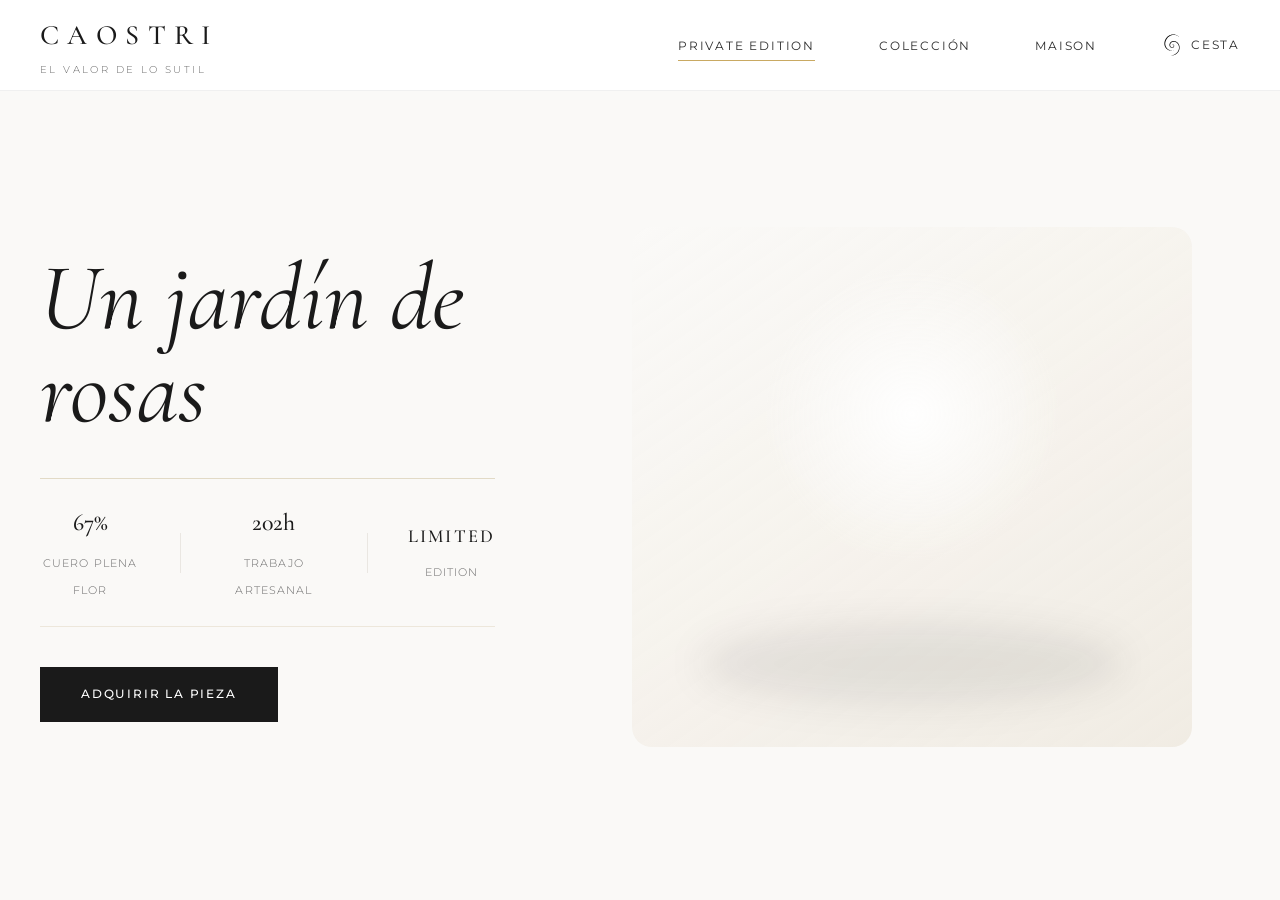
<file: pieza-jardin.html>
<!DOCTYPE html>
<html lang="es">
<head>
    <meta charset="UTF-8">
    <meta name="viewport" content="width=device-width, initial-scale=1.0">
    <title>Un jardín de rosas | CAOSTRI</title>

    <link rel="preconnect" href="https://fonts.googleapis.com">
    <link rel="preconnect" href="https://fonts.gstatic.com" crossorigin>
    <link href="https://fonts.googleapis.com/css2?family=Cormorant+Garamond:ital,wght@0,300;0,400;0,500;0,600;1,300;1,400&family=Montserrat:wght@200;300;400;500;600&display=swap" rel="stylesheet">

    <link rel="icon" type="image/png" href="images/monet.png">
    <link rel="stylesheet" href="css/styles.css">

    <script type="importmap">
        {
            "imports": {
                "three": "https://unpkg.com/three@0.165.0/build/three.module.js",
                "three/addons/": "https://unpkg.com/three@0.165.0/examples/jsm/"
            }
        }
    </script>
</head>
<body class="piece-page">
    <header class="main-header" id="mainHeader">
        <nav class="nav-container">
            <a href="index.html" class="logo">
                <span class="logo-text">CAOSTRI</span>
                <span class="logo-tagline">El valor de lo sutil</span>
            </a>

            <ul class="nav-menu" id="navMenu">
                <li><a href="index.html" class="nav-link active">Private Edition</a></li>
                <li><a href="coleccion.html" class="nav-link">Colección</a></li>
                <li><a href="historia.html" class="nav-link">Maison</a></li>
                <li>
                    <a href="cart.html" class="nav-link nav-cart">
                        <img class="cart-logo" src="images/logo_sin_fondo.svg" alt="" aria-hidden="true">
                        <span class="cart-count" id="cartCount">0</span>
                        Cesta
                    </a>
                </li>
            </ul>

            <button class="mobile-menu-btn" id="mobileMenuBtn" aria-label="Abrir menú">
                <span></span>
                <span></span>
                <span></span>
            </button>
        </nav>
    </header>

    <main>
        <section class="piece-showcase" aria-labelledby="pieceTitle">
            <div class="piece-showcase-copy">
                <h1 class="piece-showcase-title" id="pieceTitle">Un jardín de rosas</h1>

                <div class="hero-features piece-features" aria-label="Datos de la pieza">
                    <div class="feature">
                        <span class="feature-number" data-target="100">0%</span>
                        <span class="feature-text">Cuero plena flor</span>
                    </div>
                    <span class="feature-divider" aria-hidden="true"></span>
                    <div class="feature">
                        <span class="feature-number" data-target="300">0h</span>
                        <span class="feature-text">Trabajo artesanal</span>
                    </div>
                    <span class="feature-divider" aria-hidden="true"></span>
                    <div class="feature">
                        <span class="feature-number feature-number--edition">Limited</span>
                        <span class="feature-text">Edition</span>
                    </div>
                </div>

                <a href="product.html?id=jardin-rosas" class="btn btn-primary">Adquirir la pieza</a>
            </div>

            <div class="piece-showcase-visual">
                <div class="piece-model-stage piece-photo-carousel" aria-label="Fotos del bolso Un jardín de rosas">
                    <img class="piece-photo-slide" src="images/jardin-rosas-frente-cutout.png" alt="Bolso Un jardín de rosas visto de frente">
                    <img class="piece-photo-slide" src="images/jardin-rosas-detras-cutout.png" alt="Bolso Un jardín de rosas visto por detrás">
                    <img class="piece-photo-slide" src="images/jardin-rosas-interior-cutout.png" alt="Interior del bolso Un jardín de rosas">
                    <img class="piece-photo-slide" src="images/jardin-rosas-lateral-izquierdo-cutout.png" alt="Bolso Un jardín de rosas visto desde el lado izquierdo">
                    <img class="piece-photo-slide" src="images/jardin-rosas-lateral-derecho-cutout.png" alt="Bolso Un jardín de rosas visto desde el lado derecho">
                </div>
            </div>
        </section>
    </main>

    <script src="js/main.js"></script>
</body>
</html>
</file>
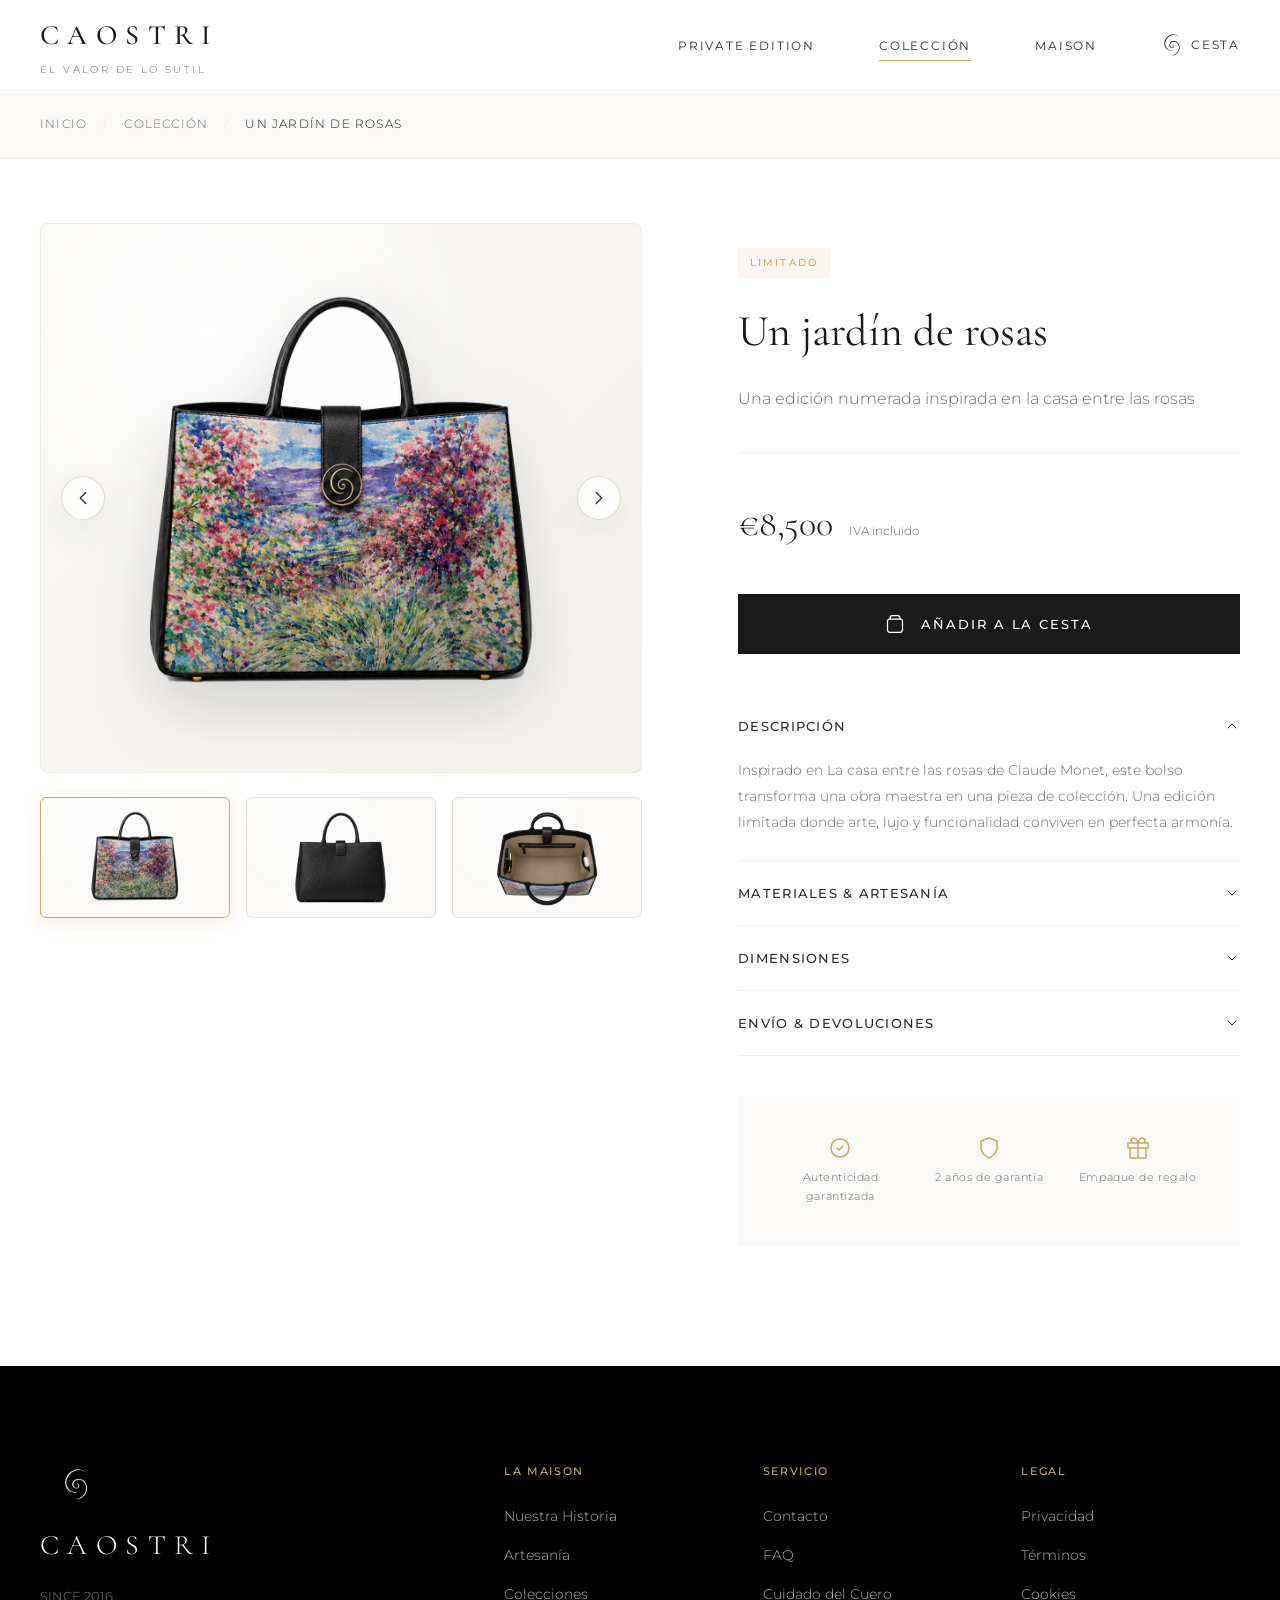
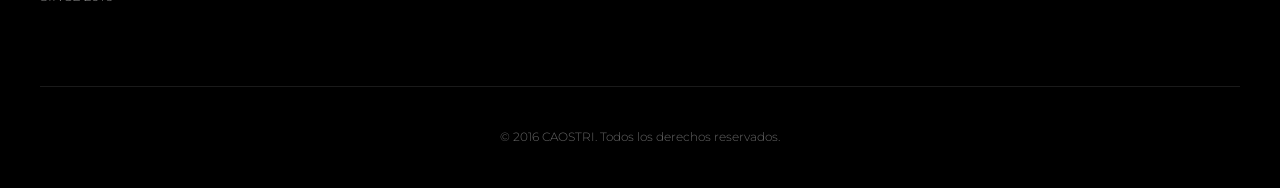
<file: product.html>
<!DOCTYPE html>
<html lang="es">
<head>
    <meta charset="UTF-8">
    <meta name="viewport" content="width=device-width, initial-scale=1.0">
    <title>Producto | CAOSTRI</title>

    <!-- Google Fonts -->
    <link rel="preconnect" href="https://fonts.googleapis.com">
    <link rel="preconnect" href="https://fonts.gstatic.com" crossorigin>
    <link href="https://fonts.googleapis.com/css2?family=Cormorant+Garamond:ital,wght@0,300;0,400;0,500;0,600;1,300;1,400&family=Montserrat:wght@200;300;400;500;600&display=swap" rel="stylesheet">

    <!-- Estilos -->
    <link rel="icon" type="image/png" href="images/monet.png">
    <link rel="stylesheet" href="css/styles.css">
</head>
<body class="product-page">
    <!-- ============================================
         NAVEGACIÓN
         ============================================ -->
    <header class="main-header" id="mainHeader">
        <nav class="nav-container">
            <a href="index.html" class="logo">
                <span class="logo-text">CAOSTRI</span>
                <span class="logo-tagline">El valor de lo sutil</span>
            </a>

            <ul class="nav-menu" id="navMenu">
                <li><a href="index.html" class="nav-link">Private Edition</a></li>
                <li><a href="coleccion.html" class="nav-link active">Colección</a></li>
                <li><a href="historia.html" class="nav-link">Maison</a></li>
                <li>
                    <a href="cart.html" class="nav-link nav-cart">
                        <img class="cart-logo" src="images/logo_sin_fondo.svg" alt="" aria-hidden="true">
                        <span class="cart-count" id="cartCount">0</span>
                        Cesta
                    </a>
                </li>
            </ul>

            <button class="mobile-menu-btn" id="mobileMenuBtn" aria-label="Abrir menú">
                <span></span>
                <span></span>
                <span></span>
            </button>
        </nav>
    </header>

    <!-- ============================================
         BREADCRUMB
         ============================================ -->
    <div class="breadcrumb">
        <div class="breadcrumb-container">
            <a href="index.html">Inicio</a>
            <span class="breadcrumb-sep">/</span>
            <a href="coleccion.html">Colección</a>
            <span class="breadcrumb-sep">/</span>
            <span class="breadcrumb-current" id="breadcrumbProduct">Producto</span>
        </div>
    </div>

    <!-- ============================================
         PÁGINA DE PRODUCTO
         ============================================ -->
    <main class="product-detail">
        <div class="product-detail-container">
            <!-- Columna izquierda: Galería del producto -->
            <div class="product-gallery">
                <div class="product-photo-viewer" id="productPhotoViewer">
                    <button class="product-gallery-arrow product-gallery-arrow--prev" type="button" id="productPhotoPrev" aria-label="Imagen anterior">
                        <svg viewBox="0 0 24 24" fill="none" width="22" height="22" aria-hidden="true">
                            <path d="M15 6L9 12L15 18" stroke="currentColor" stroke-width="1.4" stroke-linecap="round" stroke-linejoin="round"/>
                        </svg>
                    </button>
                    <img class="product-detail-photo" id="productDetailPhoto" src="images/jardin-rosas-frente-cutout.png" alt="Un jardín de rosas">
                    <button class="product-gallery-arrow product-gallery-arrow--next" type="button" id="productPhotoNext" aria-label="Imagen siguiente">
                        <svg viewBox="0 0 24 24" fill="none" width="22" height="22" aria-hidden="true">
                            <path d="M9 6L15 12L9 18" stroke="currentColor" stroke-width="1.4" stroke-linecap="round" stroke-linejoin="round"/>
                        </svg>
                    </button>
                </div>
                <div class="product-photo-thumbs" id="productPhotoThumbs" aria-label="Vistas del producto"></div>
            </div>

            <!-- Columna derecha: Información del producto -->
            <div class="product-info-panel">
                <div class="product-header">
                    <span class="product-badge-label" id="productBadge">Signature</span>
                    <h1 class="product-title" id="productTitle">Signature Monet</h1>
                    <p class="product-tagline" id="productTagline">
                        Nuestra pieza icónica, símbolo de elegancia atemporal
                    </p>
                </div>

                <div class="product-price-section">
                    <span class="product-price-large" id="productPrice">€2,450</span>
                    <span class="product-tax">IVA incluido</span>
                </div>

                <!-- Personalización -->
                <div class="product-options" aria-labelledby="customOptionsTitle">
                    <h2 class="option-section-title" id="customOptionsTitle">Personalización</h2>

                    <fieldset class="option-group">
                        <legend class="option-group-label">Asa</legend>
                        <div class="option-checkbox-grid">
                            <label class="option-checkbox is-selected">
                                <input type="checkbox" name="handleSize" value="Asa pequeña" data-handle-option checked>
                                <span>Asa pequeña</span>
                            </label>
                            <label class="option-checkbox">
                                <input type="checkbox" name="handleSize" value="Asa grande" data-handle-option>
                                <span>Asa grande</span>
                            </label>
                        </div>
                    </fieldset>

                    <fieldset class="option-group">
                        <legend class="option-group-label">Bolsillo</legend>
                        <label class="option-checkbox option-checkbox--wide" id="headphonePocketOption">
                            <input type="checkbox" id="headphonePocket" value="Con bolsillo para auricular">
                            <span>Con bolsillo para auricular</span>
                        </label>
                    </fieldset>

                    <fieldset class="option-group">
                        <legend class="option-group-label">Interior</legend>
                        <div class="option-checkbox-grid">
                            <label class="option-checkbox">
                                <input type="checkbox" value="Compartimento gloss y delineador" data-feature-option>
                                <span>Compartimento gloss y delineador</span>
                            </label>
                            <label class="option-checkbox">
                                <input type="checkbox" value="Espacio tablet" data-feature-option>
                                <span>Espacio tablet</span>
                            </label>
                            <label class="option-checkbox">
                                <input type="checkbox" value="Cremallera interior" data-feature-option>
                                <span>Cremallera interior</span>
                            </label>
                            <label class="option-checkbox">
                                <input type="checkbox" value="Compartimento botella" data-feature-option>
                                <span>Compartimento botella</span>
                            </label>
                            <label class="option-checkbox">
                                <input type="checkbox" value="Funda gafas" data-feature-option>
                                <span>Funda gafas</span>
                            </label>
                            <label class="option-checkbox">
                                <input type="checkbox" value="Luz interior" data-feature-option>
                                <span>Luz interior</span>
                            </label>
                        </div>
                    </fieldset>

                    <fieldset class="option-group">
                        <legend class="option-group-label">Grabado iniciales</legend>
                        <div class="option-checkbox-grid">
                            <label class="option-checkbox">
                                <input type="checkbox" value="Grabado iniciales exterior" data-engraving-option>
                                <span>Exterior</span>
                            </label>
                            <label class="option-checkbox">
                                <input type="checkbox" value="Grabado iniciales interior" data-engraving-option>
                                <span>Interior</span>
                            </label>
                        </div>
                    </fieldset>
                </div>

                <!-- Botón añadir a cesta -->
                <button class="btn btn-add-to-cart" id="addToCartBtn">
                    <svg viewBox="0 0 24 24" fill="none" width="20" height="20">
                        <path d="M6 6V5C6 3.34315 7.34315 2 9 2H15C16.6569 2 18 3.34315 18 5V6" stroke="currentColor" stroke-width="1.5" stroke-linecap="round"/>
                        <path d="M3 8.5C3 7.11929 4.11929 6 5.5 6H18.5C19.8807 6 21 7.11929 21 8.5V19C21 20.6569 19.6569 22 18 22H6C4.34315 22 3 20.6569 3 19V8.5Z" stroke="currentColor" stroke-width="1.5"/>
                    </svg>
                    Añadir a la Cesta
                </button>

                <!-- Detalles del producto -->
                <div class="product-details-section">
                    <div class="detail-accordion">
                        <button class="accordion-header active" data-accordion="description">
                            <span>Descripción</span>
                            <svg viewBox="0 0 24 24" fill="none" width="16" height="16">
                                <path d="M6 9L12 15L18 9" stroke="currentColor" stroke-width="1.5" stroke-linecap="round" stroke-linejoin="round"/>
                            </svg>
                        </button>
                        <div class="accordion-content active" id="description">
                            <p id="productDescription">
                                Inspirado en La casa entre las rosas de Claude Monet, este bolso transforma una obra maestra en una pieza de colección. Una edición limitada donde arte, lujo y funcionalidad conviven en perfecta armonía.
                            </p>
                        </div>
                    </div>

                    <div class="detail-accordion">
                        <button class="accordion-header" data-accordion="materials">
                            <span>Materiales & Artesanía</span>
                            <svg viewBox="0 0 24 24" fill="none" width="16" height="16">
                                <path d="M6 9L12 15L18 9" stroke="currentColor" stroke-width="1.5" stroke-linecap="round" stroke-linejoin="round"/>
                            </svg>
                        </button>
                        <div class="accordion-content" id="materials">
                            <ul class="materials-list">
                                <li>
                                    <span class="material-icon">◆</span>
                                    <span>Cuero de plena flor</span>
                                </li>
                                <li>
                                    <span class="material-icon">◆</span>
                                    <span>Acabados bañados en oro</span>
                                </li>
                                <li>
                                    <span class="material-icon">◆</span>
                                    <span>Interior revestido en cuero suave</span>
                                </li>
                                <li>
                                    <span class="material-icon">◆</span>
                                    <span>Costuras artesanales realizadas a mano</span>
                                </li>
                            </ul>
                        </div>
                    </div>

                    <div class="detail-accordion">
                        <button class="accordion-header" data-accordion="dimensions">
                            <span>Dimensiones</span>
                            <svg viewBox="0 0 24 24" fill="none" width="16" height="16">
                                <path d="M6 9L12 15L18 9" stroke="currentColor" stroke-width="1.5" stroke-linecap="round" stroke-linejoin="round"/>
                            </svg>
                        </button>
                        <div class="accordion-content" id="dimensions">
                            <div class="dimensions-grid" id="dimensionsGrid">
                                <div class="dimension">
                                    <span class="dim-label">Ancho</span>
                                    <span class="dim-value">28 cm</span>
                                </div>
                                <div class="dimension">
                                    <span class="dim-label">Alto</span>
                                    <span class="dim-value">20 cm</span>
                                </div>
                                <div class="dimension">
                                    <span class="dim-label">Profundidad</span>
                                    <span class="dim-value">12 cm</span>
                                </div>
                                <div class="dimension">
                                    <span class="dim-label">Asa</span>
                                    <span class="dim-value">22 cm</span>
                                </div>
                            </div>
                        </div>
                    </div>

                    <div class="detail-accordion">
                        <button class="accordion-header" data-accordion="shipping">
                            <span>Envío & Devoluciones</span>
                            <svg viewBox="0 0 24 24" fill="none" width="16" height="16">
                                <path d="M6 9L12 15L18 9" stroke="currentColor" stroke-width="1.5" stroke-linecap="round" stroke-linejoin="round"/>
                            </svg>
                        </button>
                        <div class="accordion-content" id="shipping">
                            <ul class="shipping-list">
                                <li>Envío express gratuito (2-3 días)</li>
                                <li>Embalaje de regalo premium incluido</li>
                                <li>Devolución gratuita en 30 días</li>
                                <li>Certificado de autenticidad</li>
                            </ul>
                        </div>
                    </div>
                </div>

                <!-- Garantías -->
                <div class="product-guarantees">
                    <div class="guarantee">
                        <svg viewBox="0 0 24 24" fill="none" width="24" height="24">
                            <path d="M9 12L11 14L15 10M21 12C21 16.9706 16.9706 21 12 21C7.02944 21 3 16.9706 3 12C3 7.02944 7.02944 3 12 3C16.9706 3 21 7.02944 21 12Z" stroke="currentColor" stroke-width="1.5" stroke-linecap="round" stroke-linejoin="round"/>
                        </svg>
                        <span>Autenticidad garantizada</span>
                    </div>
                    <div class="guarantee">
                        <svg viewBox="0 0 24 24" fill="none" width="24" height="24">
                            <path d="M12 22C12 22 20 18 20 12V5L12 2L4 5V12C4 18 12 22 12 22Z" stroke="currentColor" stroke-width="1.5" stroke-linecap="round" stroke-linejoin="round"/>
                        </svg>
                        <span>2 años de garantía</span>
                    </div>
                    <div class="guarantee">
                        <svg viewBox="0 0 24 24" fill="none" width="24" height="24">
                            <path d="M20 12V22H4V12M22 7H2V12H22V7ZM12 22V7M12 7H7.5C6.83696 7 6.20107 6.73661 5.73223 6.26777C5.26339 5.79893 5 5.16304 5 4.5C5 3.83696 5.26339 3.20107 5.73223 2.73223C6.20107 2.26339 6.83696 2 7.5 2C11 2 12 7 12 7ZM12 7H16.5C17.163 7 17.7989 6.73661 18.2678 6.26777C18.7366 5.79893 19 5.16304 19 4.5C19 3.83696 18.7366 3.20107 18.2678 2.73223C17.7989 2.26339 17.163 2 16.5 2C13 2 12 7 12 7Z" stroke="currentColor" stroke-width="1.5" stroke-linecap="round" stroke-linejoin="round"/>
                        </svg>
                        <span>Empaque de regalo</span>
                    </div>
                </div>
            </div>
        </div>
    </main>

    <!-- ============================================
         FOOTER
         ============================================ -->
    <footer class="main-footer">
        <div class="footer-container">
            <div class="footer-brand">
                <img class="footer-symbol" src="images/logofooter.jpeg" alt="" aria-hidden="true">
                <span class="footer-logo">CAOSTRI</span>
                <p>SINCE 2016</p>
            </div>
            <div class="footer-links">
                <div class="footer-column">
                    <h4>La Maison</h4>
                    <a href="historia.html">Nuestra Historia</a>
                    <a href="historia.html">Artesanía</a>
                    <a href="coleccion.html">Colecciones</a>
                </div>
                <div class="footer-column">
                    <h4>Servicio</h4>
                    <a href="#">Contacto</a>
                    <a href="#">FAQ</a>
                    <a href="#">Cuidado del Cuero</a>
                </div>
                <div class="footer-column">
                    <h4>Legal</h4>
                    <a href="#">Privacidad</a>
                    <a href="#">Términos</a>
                    <a href="#">Cookies</a>
                </div>
            </div>
        </div>
        <div class="footer-bottom">
            <p>© 2016 CAOSTRI. Todos los derechos reservados.</p>
        </div>
    </footer>

    <!-- Notificación -->
    <div class="cart-notification" id="cartNotification">
        <svg viewBox="0 0 24 24" fill="none" width="20" height="20">
            <path d="M20 7L9 18L4 13" stroke="currentColor" stroke-width="2" stroke-linecap="round" stroke-linejoin="round"/>
        </svg>
        <span>Añadido a tu cesta</span>
    </div>

    <script src="js/main.js"></script>
    <script src="js/product.js"></script>
</body>
</html>
</file>
<file: css/styles.css>
:root {
    /* Colores principales */
    --color-white: #ffffff;
    --color-ivory: #faf9f7;
    --color-cream: #f5f3f0;
    --color-pearl: #eae7e2;
    --color-champagne: #d4c9bc;
    --color-gold: #c9a962;
    --color-gold-dark: #a88b4a;
    --color-black: #1a1a1a;
    --color-charcoal: #2d2d2d;
    --color-gray: #6b6b6b;
    --color-gray-light: #9a9a9a;
    --color-accent: #8b7355;

    /* Tipografías */
    --font-display: 'Cormorant Garamond', Georgia, serif;
    --font-inria: 'Inria Serif', Georgia, serif;
    --font-body: 'Montserrat', -apple-system, BlinkMacSystemFont, sans-serif;

    /* Espaciado */
    --space-xs: 0.5rem;
    --space-sm: 1rem;
    --space-md: 1.5rem;
    --space-lg: 2.5rem;
    --space-xl: 4rem;
    --space-xxl: 6rem;

    /* Transiciones */
    --transition-fast: 0.2s ease;
    --transition-normal: 0.3s ease;
    --transition-slow: 0.5s ease;
    --transition-luxury: 0.6s cubic-bezier(0.4, 0, 0.2, 1);

    /* Sombras */
    --shadow-soft: 0 2px 15px rgba(0, 0, 0, 0.05);
    --shadow-medium: 0 4px 30px rgba(0, 0, 0, 0.08);
    --shadow-strong: 0 10px 50px rgba(0, 0, 0, 0.12);
    --shadow-gold: 0 4px 20px rgba(201, 169, 98, 0.2);

    /* Bordes */
    --border-light: 1px solid rgba(0, 0, 0, 0.06);
    --border-medium: 1px solid rgba(0, 0, 0, 0.1);

    /* Header height */
    --header-height: 90px;
}

/* ----- RESET & BASE ----- */
*, *::before, *::after {
    margin: 0;
    padding: 0;
    box-sizing: border-box;
}

html {
    scroll-behavior: smooth;
    font-size: 16px;
}

body {
    font-family: var(--font-body);
    font-weight: 300;
    color: var(--color-black);
    background-color: var(--color-white);
    line-height: 1.7;
    -webkit-font-smoothing: antialiased;
    -moz-osx-font-smoothing: grayscale;
    overflow-x: hidden;
}

/* Selection */
::selection {
    background-color: var(--color-gold);
    color: var(--color-white);
}

/* Links */
a {
    text-decoration: none;
    color: inherit;
    transition: var(--transition-normal);
}

/* Buttons base */
button {
    font-family: inherit;
    cursor: pointer;
    border: none;
    background: none;
}

/* Images */
img {
    max-width: 100%;
    height: auto;
    display: block;
}

/* Lists */
ul, ol {
    list-style: none;
}

/* =============================================
   HEADER & NAVEGACIÓN PREMIUM
   ============================================= */
.main-header {
    position: fixed;
    top: 0;
    left: 0;
    right: 0;
    z-index: 1000;
    background: rgba(255, 255, 255, 0.98);
    backdrop-filter: blur(20px);
    -webkit-backdrop-filter: blur(20px);
    transition: var(--transition-normal);
    border-bottom: var(--border-light);
}

.main-header.scrolled {
    box-shadow: var(--shadow-soft);
}

.nav-container {
    max-width: 1400px;
    margin: 0 auto;
    padding: 0 var(--space-lg);
    height: var(--header-height);
    display: flex;
    align-items: center;
    justify-content: space-between;
}

/* Logo */
.logo {
    display: flex;
    flex-direction: column;
    align-items: flex-start;
    gap: 2px;
}

.logo-text {
    font-family: var(--font-display);
    font-size: 1.75rem;
    font-weight: 500;
    letter-spacing: 0.3em;
    color: var(--color-black);
}

.logo-tagline {
    font-size: 0.6rem;
    letter-spacing: 0.25em;
    text-transform: uppercase;
    color: var(--color-gray);
}

/* Nav Menu */
.nav-menu {
    display: flex;
    align-items: center;
    gap: var(--space-xl);
}

.nav-link {
    font-size: 0.75rem;
    font-weight: 400;
    letter-spacing: 0.15em;
    text-transform: uppercase;
    color: var(--color-charcoal);
    position: relative;
    padding: var(--space-xs) 0;
}

.nav-link::after {
    content: '';
    position: absolute;
    bottom: 0;
    left: 0;
    width: 0;
    height: 1px;
    background: var(--color-gold);
    transition: var(--transition-normal);
}

.nav-link:hover::after,
.nav-link.active::after {
    width: 100%;
}

.nav-link:hover {
    color: var(--color-black);
}

/* Nav Cart (Bolso) */
.nav-cart {
    display: flex;
    align-items: center;
    gap: var(--space-xs);
    position: relative;
}

.bag-icon {
    width: 22px;
    height: 22px;
    stroke: currentColor;
    transition: var(--transition-normal);
}

.cart-logo {
    width: 22px;
    height: 22px;
    display: block;
    object-fit: contain;
    object-position: center;
}

.nav-cart:hover .bag-icon {
    stroke: var(--color-gold);
}

.cart-count {
    position: absolute;
    top: -8px;
    left: 12px;
    min-width: 18px;
    height: 18px;
    background: var(--color-gold);
    color: var(--color-white);
    font-size: 0.65rem;
    font-weight: 500;
    border-radius: 50%;
    display: flex;
    align-items: center;
    justify-content: center;
    opacity: 0;
    transform: scale(0);
    transition: var(--transition-fast);
}

.cart-count.visible {
    opacity: 1;
    transform: scale(1);
}

/* Mobile Menu Button */
.mobile-menu-btn {
    display: none;
    flex-direction: column;
    gap: 5px;
    padding: 10px;
}

.mobile-menu-btn span {
    display: block;
    width: 24px;
    height: 1.5px;
    background: var(--color-black);
    transition: var(--transition-normal);
}

.mobile-menu-btn.active span:nth-child(1) {
    transform: rotate(45deg) translate(5px, 5px);
}

.mobile-menu-btn.active span:nth-child(2) {
    opacity: 0;
}

.mobile-menu-btn.active span:nth-child(3) {
    transform: rotate(-45deg) translate(5px, -5px);
}

/* =============================================
   SECCIONES BASE
   ============================================= */
.section {
    min-height: 100vh;
    padding: calc(var(--header-height) + var(--space-xl)) var(--space-lg) var(--space-xxl);
}

.section-container {
    max-width: 1400px;
    margin: 0 auto;
}

.section-header {
    text-align: center;
    margin-bottom: var(--space-xxl);
}

.section-badge {
    display: inline-block;
    font-size: 0.7rem;
    font-weight: 500;
    letter-spacing: 0.3em;
    text-transform: uppercase;
    color: var(--color-gold);
    margin-bottom: var(--space-sm);
}

.section-title {
    font-family: var(--font-display);
    font-size: clamp(2rem, 5vw, 3.5rem);
    font-weight: 400;
    letter-spacing: 0.05em;
    color: var(--color-black);
    margin-bottom: var(--space-md);
}

.section-subtitle {
    font-size: 0.95rem;
    color: var(--color-gray);
    max-width: 600px;
    margin: 0 auto;
    line-height: 1.8;
}

/* =============================================
   BOTONES PREMIUM
   ============================================= */
.btn {
    display: inline-flex;
    align-items: center;
    justify-content: center;
    gap: var(--space-xs);
    padding: 1rem 2.5rem;
    font-size: 0.75rem;
    font-weight: 500;
    letter-spacing: 0.15em;
    text-transform: uppercase;
    border-radius: 0;
    transition: var(--transition-luxury);
    position: relative;
    overflow: hidden;
}

.btn-primary {
    background: var(--color-black);
    color: var(--color-white);
    border: 1px solid var(--color-black);
}

.btn-primary::before {
    content: '';
    position: absolute;
    top: 0;
    left: -100%;
    width: 100%;
    height: 100%;
    background: var(--color-gold);
    transition: var(--transition-luxury);
    z-index: -1;
}

.btn-primary:hover {
    border-color: var(--color-gold);
}

.btn-primary:hover::before {
    left: 0;
}

.btn-secondary {
    background: transparent;
    color: var(--color-black);
    border: 1px solid var(--color-champagne);
}

.btn-secondary:hover {
    border-color: var(--color-gold);
    color: var(--color-gold);
}

.btn-checkout {
    width: 100%;
    background: var(--color-gold);
    color: var(--color-white);
    border: none;
    padding: 1.25rem 2rem;
    font-size: 0.8rem;
}

.btn-checkout:hover:not(:disabled) {
    background: var(--color-gold-dark);
}

.btn-checkout:disabled {
    background: var(--color-pearl);
    color: var(--color-gray-light);
    cursor: not-allowed;
}

/* =============================================
   SECCIÓN 1: PRIVATE EDITION (HERO)
   ============================================= */
.private-edition {
    min-height: 100vh;
    padding: calc(var(--header-height) + var(--space-xl)) var(--space-lg) var(--space-xl);
    background-image:
        linear-gradient(90deg, rgba(250, 249, 247, 0.18) 0%, rgba(250, 249, 247, 0.06) 48%, rgba(26, 26, 26, 0.08) 100%),
        url('../images/fondoIndex.jpeg');
    background-size: cover;
    background-position: center;
    display: flex;
    align-items: center;
    justify-content: center;
    position: relative;
    overflow: hidden;
}

.private-edition::before {
    content: '';
    position: absolute;
    inset: 0;
    background:
        radial-gradient(circle at 24% 24%, rgba(255, 255, 255, 0.22), transparent 34%),
        linear-gradient(180deg, rgba(255, 255, 255, 0.1), rgba(245, 243, 240, 0.14));
    pointer-events: none;
}

.hero-container {
    position: relative;
    z-index: 1;
    width: min(1320px, 100%);
    max-width: 1320px;
    margin: 0 auto;
    display: grid;
    grid-template-columns: minmax(0, 1fr) minmax(360px, 0.98fr);
    gap: clamp(2rem, 5vw, 5rem);
    align-items: center;
    padding: clamp(2rem, 5vw, 5.25rem);
    background: rgba(255, 255, 255, 0.28);
    backdrop-filter: blur(10px);
    -webkit-backdrop-filter: blur(10px);
    border: 1px solid rgba(201, 169, 98, 0.38);
    border-radius: 30px;
    box-shadow:
        0 28px 90px rgba(26, 26, 26, 0.16),
        inset 0 1px 0 rgba(255, 255, 255, 0.48);
    overflow: hidden;
}

.hero-container::before {
    content: '';
    position: absolute;
    inset: 12px;
    border: 1px solid rgba(255, 255, 255, 0.46);
    border-radius: 22px;
    pointer-events: none;
}

/* Hero Content */
.hero-content {
    position: relative;
    z-index: 2;
    max-width: 520px;
}

.hero-badge {
    display: inline-block;
    font-size: 0.65rem;
    font-weight: 500;
    letter-spacing: 0.4em;
    text-transform: uppercase;
    color: var(--color-gold);
    padding: var(--space-xs) var(--space-md);
    background: rgba(250, 249, 247, 0.58);
    border: 1px solid rgba(201, 169, 98, 0.58);
    margin-bottom: var(--space-lg);
}

.hero-title {
    font-family: var(--font-display);
    line-height: 1.1;
    margin-bottom: var(--space-lg);
}

.title-line {
    display: block;
    font-size: clamp(1rem, 2vw, 1.25rem);
    font-weight: 300;
    letter-spacing: 0.5em;
    text-transform: uppercase;
    color: var(--color-gray);
}

.title-main {
    display: block;
    font-size: clamp(3.35rem, 7vw, 5.9rem);
    font-weight: 400;
    font-style: italic;
    letter-spacing: 0.02em;
    color: var(--color-black);
    margin: 0;
}

.hero-description {
    font-size: 1rem;
    color: var(--color-charcoal);
    line-height: 1.9;
    max-width: 480px;
    margin-bottom: var(--space-lg);
}

.hero-cta {
    display: flex;
    gap: var(--space-md);
    margin-bottom: 0;
}

/* Hero Features */
.hero-features {
    display: flex;
    align-items: center;
    gap: var(--space-lg);
    padding-top: var(--space-lg);
    border-top: var(--border-light);
}

.feature {
    text-align: center;
}

.feature-number {
    display: block;
    font-family: var(--font-display);
    font-size: 1.5rem;
    font-weight: 500;
    color: var(--color-black);
    margin-bottom: 4px;
}

.feature-text {
    font-size: 0.7rem;
    letter-spacing: 0.1em;
    text-transform: uppercase;
    color: var(--color-gray);
}

.feature-divider {
    width: 1px;
    height: 40px;
    background: var(--color-pearl);
}

/* Hero Image */
.hero-image {
    position: relative;
    display: flex;
    justify-content: center;
    align-items: center;
    width: 100%;
    padding-left: 0;
    z-index: 2;
}

.image-frame {
    position: relative;
    width: 100%;
    max-width: 540px;
    aspect-ratio: 1 / 1;
    margin-left: auto;
}

.image-placeholder {
    width: 100%;
    height: 100%;
    background: linear-gradient(145deg, var(--color-cream) 0%, var(--color-pearl) 100%);
    display: flex;
    flex-direction: column;
    align-items: center;
    justify-content: center;
    position: relative;
    overflow: hidden;
}


/* Imagen del producto hero */
.hero-product-image {
    width: 100%;
    height: 100%;
    object-fit: contain;
    object-position: center;
}

.hero-model-stage {
    max-width: 540px;
    aspect-ratio: 1 / 1;
    min-height: clamp(360px, 40vw, 540px);
    border-radius: 26px;
    overflow: hidden;
    background:
        radial-gradient(circle at 36% 24%, rgba(255, 255, 255, 0.78), rgba(255, 255, 255, 0) 45%),
        radial-gradient(circle at 62% 74%, rgba(201, 169, 98, 0.12), rgba(201, 169, 98, 0) 38%);
    border: 1px solid rgba(201, 169, 98, 0.18);
    box-shadow: inset 0 1px 0 rgba(255, 255, 255, 0.35);
}

.hero-video-stage {
    background: rgba(250, 249, 247, 0.72);
}

.hero-bag-video {
    display: block;
    width: 100%;
    height: 100%;
    min-height: inherit;
    box-sizing: border-box;
    padding: clamp(0.75rem, 2.5vw, 2rem);
    object-fit: contain;
    object-position: center;
    background: var(--color-white);
}

.hero-model-viewer {
    position: relative;
    width: 100%;
    height: 100%;
    min-height: inherit;
}

.hero-model-viewer canvas {
    display: block;
    width: 100%;
    height: 100%;
}

.hero-model-sprite {
    position: absolute;
    inset: 0;
    width: 100%;
    height: 100%;
    object-fit: contain;
    padding: 8% 8% 12%;
    user-select: none;
    pointer-events: none;
}

.hero-model-overlay {
    position: absolute;
    left: 50%;
    transform: translateX(-50%);
    padding: 0.7rem 1rem;
    border-radius: 999px;
    backdrop-filter: blur(14px);
    -webkit-backdrop-filter: blur(14px);
    pointer-events: none;
}

.hero-model-overlay {
    top: 1.5rem;
    font-size: 0.72rem;
    letter-spacing: 0.14em;
    text-transform: uppercase;
    color: var(--color-charcoal);
    background: rgba(255, 255, 255, 0.72);
    border: 1px solid rgba(212, 201, 188, 0.75);
    transition: opacity var(--transition-normal), transform var(--transition-normal);
}

.hero-model-stage.is-ready .hero-model-overlay {
    opacity: 0;
    transform: translateX(-50%) translateY(-10px);
}

.hero-model-stage.is-error .hero-model-overlay {
    opacity: 1;
    color: #7b3f3f;
}

.floating-badge {
    position: absolute;
    bottom: 40px;
    right: -20px;
    background: var(--color-white);
    padding: var(--space-md);
    box-shadow: var(--shadow-medium);
    display: flex;
    flex-direction: column;
    align-items: center;
    gap: 2px;
}

.floating-badge span {
    font-size: 0.65rem;
    letter-spacing: 0.2em;
    text-transform: uppercase;
}

.floating-badge span:nth-child(2) {
    font-family: var(--font-display);
    font-size: 1.2rem;
    font-style: italic;
    letter-spacing: 0.05em;
    text-transform: none;
}

/* Scroll Indicator */
.scroll-indicator {
    position: absolute;
    bottom: var(--space-lg);
    left: 50%;
    transform: translateX(-50%);
    display: flex;
    flex-direction: column;
    align-items: center;
    gap: var(--space-sm);
}

.scroll-indicator span {
    font-size: 0.65rem;
    letter-spacing: 0.2em;
    text-transform: uppercase;
    color: var(--color-gray);
}

.scroll-line {
    width: 1px;
    height: 40px;
    background: linear-gradient(to bottom, var(--color-gold), transparent);
    animation: scrollPulse 2s ease-in-out infinite;
}

@keyframes scrollPulse {
    0%, 100% { transform: scaleY(1); opacity: 1; }
    50% { transform: scaleY(0.5); opacity: 0.5; }
}

/* Animaciones de entrada */
.animate-fade-up {
    opacity: 0;
    transform: translateY(30px);
    animation: fadeUp 0.8s ease forwards;
}

.animate-fade-left {
    opacity: 0;
    transform: translateX(50px);
    animation: fadeLeft 0.8s ease forwards;
}

.delay-1 { animation-delay: 0.2s; }
.delay-2 { animation-delay: 0.4s; }
.delay-3 { animation-delay: 0.6s; }
.delay-4 { animation-delay: 0.8s; }

@keyframes fadeUp {
    to { opacity: 1; transform: translateY(0); }
}

@keyframes fadeLeft {
    to { opacity: 1; transform: translateX(0); }
}

/* =============================================
   PIEZA JARDIN
   ============================================= */
.piece-page {
    background: var(--color-ivory);
}

.piece-showcase {
    min-height: 100vh;
    padding: calc(var(--header-height) + var(--space-md)) var(--space-lg) var(--space-lg);
    display: grid;
    grid-template-columns: minmax(280px, 0.82fr) minmax(420px, 1.18fr);
    gap: clamp(2.5rem, 7vw, 7rem);
    align-items: center;
    max-width: 1380px;
    margin: 0 auto;
}

.piece-showcase-copy {
    max-width: 560px;
}

.piece-showcase-title {
    font-family: var(--font-display);
    font-size: clamp(3.4rem, 7.4vw, 6.4rem);
    font-style: italic;
    font-weight: 400;
    line-height: 0.98;
    letter-spacing: 0;
    color: var(--color-black);
    margin: 0 0 var(--space-lg);
}

.piece-showcase-text {
    max-width: 500px;
    margin: 0 0 var(--space-lg);
    font-size: 1rem;
    line-height: 1.95;
    color: var(--color-charcoal);
}

.piece-showcase-visual {
    position: relative;
    width: 100%;
    display: flex;
    flex-direction: column;
    align-items: center;
    gap: var(--space-md);
}

.piece-model-stage {
    width: min(100%, 560px);
    max-width: 560px;
    min-height: clamp(320px, 42vw, 520px);
    border: 0;
    border-radius: 0;
    background:
        radial-gradient(circle at 50% 44%, rgba(255, 255, 255, 0.9), transparent 34%),
        radial-gradient(circle at 50% 74%, rgba(201, 169, 98, 0.16), transparent 32%);
    box-shadow: none;
}

.piece-photo-carousel {
    position: relative;
    isolation: isolate;
    overflow: hidden;
    border-radius: 20px;
    background:
        radial-gradient(circle at 50% 36%, rgba(255, 255, 255, 0.96), transparent 34%),
        linear-gradient(145deg, rgba(250, 249, 247, 0.94), rgba(238, 232, 221, 0.78));
}

.piece-photo-carousel::after {
    content: '';
    position: absolute;
    z-index: 0;
    left: 12%;
    right: 12%;
    bottom: 8%;
    height: 16%;
    border-radius: 50%;
    background: rgba(26, 26, 26, 0.08);
    filter: blur(18px);
    pointer-events: none;
}

.piece-photo-slide {
    position: absolute;
    inset: 0;
    z-index: 1;
    width: 100%;
    height: 100%;
    object-fit: contain;
    padding: clamp(1.5rem, 4vw, 3.5rem);
    opacity: 0;
    transform: scale(0.985);
    animation: piecePhotoCycle 25s infinite ease-in-out;
}

.piece-photo-slide:nth-child(2) {
    animation-delay: 5s;
}

.piece-photo-slide:nth-child(3) {
    animation-delay: 10s;
}

.piece-photo-slide:nth-child(4) {
    animation-delay: 15s;
}

.piece-photo-slide:nth-child(5) {
    animation-delay: 20s;
}

@keyframes piecePhotoCycle {
    0%,
    18% {
        opacity: 1;
        transform: scale(1);
    }

    22%,
    100% {
        opacity: 0;
        transform: scale(0.985);
    }
}

.piece-features {
    width: min(100%, 560px);
    justify-content: flex-start;
    margin: 0 0 var(--space-lg);
    padding: var(--space-md) 0;
    border-top: 1px solid rgba(168, 139, 74, 0.28);
    border-bottom: 1px solid rgba(168, 139, 74, 0.16);
}

.feature-number--edition {
    font-size: 1.15rem;
    letter-spacing: 0.12em;
    text-transform: uppercase;
}

/* =============================================
   SECCION 2: MUSEO
   ============================================= */
.museum-feature {
    min-height: auto;
    padding: clamp(5rem, 8vw, 7rem) var(--space-lg);
    background: var(--color-cream);
}

.museum-feature-grid {
    max-width: 1380px;
    margin: 0 auto;
    display: grid;
    grid-template-columns: minmax(300px, 0.82fr) minmax(420px, 1.18fr);
    gap: clamp(3rem, 7vw, 7rem);
    align-items: center;
}

.museum-copy {
    max-width: 520px;
    margin: 0 auto;
    text-align: center;
    color: var(--color-black);
}

.museum-title {
    font-family: var(--font-display);
    font-size: clamp(3rem, 6vw, 5.2rem);
    font-weight: 400;
    line-height: 1.08;
    letter-spacing: 0;
    margin: var(--space-lg) 0;
}

.museum-title em {
    font-style: italic;
}

.museum-rule {
    width: 38px;
    height: 1px;
    margin: var(--space-md) auto;
    background: var(--color-gold-dark);
    opacity: 0.75;
}

.museum-date {
    margin: 0 0 var(--space-md);
    font-size: 0.78rem;
    letter-spacing: 0.36em;
    text-transform: uppercase;
    color: var(--color-accent);
}

.museum-statement {
    margin: 0;
    font-family: var(--font-display);
    font-size: clamp(1.55rem, 3vw, 2rem);
    line-height: 1.35;
    color: var(--color-charcoal);
}

.museum-statement em {
    font-style: italic;
}

.museum-place {
    display: block;
    margin: var(--space-md) 0 var(--space-xs);
    font-family: var(--font-display);
    font-size: clamp(1.35rem, 3vw, 2rem);
    font-weight: 400;
    letter-spacing: 0.34em;
    text-transform: uppercase;
    color: var(--color-gold-dark);
}

.museum-cross {
    display: block;
    margin-top: var(--space-sm);
    font-family: var(--font-display);
    font-size: 1.2rem;
    color: var(--color-charcoal);
}

.museum-brand {
    display: block;
    margin-top: var(--space-xs);
    font-family: var(--font-display);
    font-size: clamp(1.35rem, 3vw, 2rem);
    font-weight: 400;
    letter-spacing: 0.34em;
    color: var(--color-gold-dark);
}

.museum-visual {
    position: relative;
    min-height: clamp(440px, 56vw, 760px);
    border-radius: 20px;
    border: 1px solid rgba(168, 139, 74, 0.4);
    box-shadow: 0 28px 90px rgba(26, 26, 26, 0.14);
    overflow: hidden;
    background: var(--color-pearl);
}

.museum-carousel-slide {
    position: absolute;
    inset: 0;
    width: 100%;
    height: 100%;
    object-fit: cover;
    object-position: center;
    opacity: 0;
    transform: scale(1.02);
    animation: museumCarousel 20s infinite;
}

.museum-carousel-slide:nth-child(1) {
    animation-delay: 0s;
}

.museum-carousel-slide:nth-child(2) {
    animation-delay: 5s;
}

.museum-carousel-slide:nth-child(3) {
    animation-delay: 10s;
}

.museum-carousel-slide:nth-child(4) {
    animation-delay: 15s;
}

@keyframes museumCarousel {
    0% {
        opacity: 0;
        transform: scale(1.02);
    }
    5%, 25% {
        opacity: 1;
        transform: scale(1);
    }
    30%, 100% {
        opacity: 0;
        transform: scale(1.02);
    }
}

@media (prefers-reduced-motion: reduce) {
    .museum-carousel-slide {
        animation: none;
    }

    .museum-carousel-slide:first-child {
        opacity: 1;
        transform: none;
    }
}

/* =============================================
   SECCION 3: INSPIRACION ARTISTICA
   ============================================= */
.art-inspiration {
    min-height: auto;
    padding: clamp(5rem, 8vw, 7.5rem) var(--space-lg);
    background:
        linear-gradient(180deg, rgba(255, 255, 255, 0.18), rgba(245, 243, 240, 0.56)),
        var(--color-cream);
}

.art-inspiration-grid {
    max-width: 1380px;
    margin: 0 auto;
    display: grid;
    grid-template-columns: minmax(220px, 0.85fr) minmax(320px, 0.9fr) minmax(260px, 1fr);
    gap: clamp(2rem, 5vw, 5.5rem);
    align-items: center;
}

.art-card figure {
    margin: 0;
}

.art-frame {
    padding: 8px;
    background: rgba(250, 249, 247, 0.5);
    border: 1px solid rgba(168, 139, 74, 0.62);
    border-radius: 20px;
    box-shadow: 0 24px 70px rgba(26, 26, 26, 0.1);
}

.art-frame img {
    width: 100%;
    aspect-ratio: 4 / 5;
    object-fit: cover;
    object-position: center;
    border-radius: 14px;
}

.art-card--portrait .art-frame {
    max-width: 380px;
    margin: 0 auto;
}

.art-card--portrait .art-frame img {
    aspect-ratio: 3 / 4;
}

.art-card--garden .art-frame img {
    aspect-ratio: 4 / 5;
}

.art-caption {
    display: flex;
    flex-direction: column;
    align-items: center;
    gap: 0.2rem;
    margin-top: var(--space-md);
    text-align: center;
}

.art-caption-title {
    font-family: var(--font-display);
    font-size: clamp(1.45rem, 3vw, 2.2rem);
    font-weight: 400;
    line-height: 1.1;
    color: var(--color-black);
}

.art-caption-meta {
    font-size: 0.8rem;
    letter-spacing: 0.24em;
    text-transform: uppercase;
    color: var(--color-accent);
}

.art-caption--small .art-caption-title {
    font-family: var(--font-body);
    font-size: 0.78rem;
    font-weight: 400;
    letter-spacing: 0.24em;
    text-transform: uppercase;
}

.art-caption--small .art-caption-meta {
    font-family: var(--font-display);
    font-size: 1rem;
    letter-spacing: 0.04em;
    text-transform: none;
}

.art-copy {
    font-family: var(--font-body);
    max-width: 500px;
    margin: 0 auto;
    text-align: center;
    color: var(--color-charcoal);
}

.art-copy .section-badge {
    margin-bottom: var(--space-sm);
}

.art-title {
    font-family: var(--font-inria);
    font-size: clamp(2.6rem, 5vw, 4.7rem);
    font-weight: 400;
    line-height: 1.08;
    letter-spacing: 0;
    color: var(--color-black);
    margin: var(--space-lg) 0;
}

.art-copy p {
    font-size: 0.95rem;
    line-height: 2;
    color: var(--color-charcoal);
    margin: 0 auto var(--space-md);
}

.art-copy p:last-child {
    margin-bottom: 0;
}

.art-divider {
    width: 74px;
    height: 1px;
    margin: 0 auto;
    background: linear-gradient(90deg, transparent, var(--color-gold-dark), transparent);
    position: relative;
}

.art-divider::after {
    content: '';
    position: absolute;
    top: 50%;
    left: 50%;
    width: 5px;
    height: 5px;
    background: var(--color-gold);
    border-radius: 50%;
    transform: translate(-50%, -50%) rotate(45deg);
}

/* =============================================
   SECCIÓN 3: COLECCIÓN
   ============================================= */
.coleccion {
    background: var(--color-white);
}

/* =============================================
   VISOR 3D DEL BOLSO
   ============================================= */
.bag-3d-viewer {
    position: relative;
    height: 450px;
    perspective: 1200px;
    display: flex;
    align-items: center;
    justify-content: center;
    cursor: grab;
    user-select: none;
    background: linear-gradient(135deg, var(--color-ivory) 0%, var(--color-cream) 100%);
    border-radius: 8px;
}

.bag-3d-viewer:active {
    cursor: grabbing;
}

.bag-3d {
    position: relative;
    width: 200px;
    height: 250px;
    transform-style: preserve-3d;
    transition: transform 0.1s ease-out;
}

/* Caras del bolso 3D */
.bag-face {
    position: absolute;
    width: 200px;
    height: 250px;
    backface-visibility: hidden;
    display: flex;
    align-items: center;
    justify-content: center;
    border-radius: 8px;
    transition: background var(--transition-luxury), box-shadow var(--transition-luxury);
    background: linear-gradient(135deg, #2d2d2d, #1a1a1a);
    box-shadow: inset 0 0 30px rgba(0,0,0,0.3);
}

.bag-front {
    transform: translateZ(50px);
}

.bag-back {
    transform: rotateY(180deg) translateZ(50px);
}

.bag-left {
    width: 100px;
    transform: rotateY(-90deg) translateZ(100px);
}

.bag-right {
    width: 100px;
    transform: rotateY(90deg) translateZ(100px);
}

.bag-top {
    height: 100px;
    transform: rotateX(90deg) translateZ(125px);
}

.bag-bottom {
    height: 100px;
    transform: rotateX(-90deg) translateZ(125px);
}

/* Detalles 3D */
.bag-detail-flap {
    position: absolute;
    top: 0;
    left: 10%;
    width: 80%;
    height: 35%;
    background: inherit;
    filter: brightness(1.1);
    border-radius: 8px 8px 0 0;
    box-shadow: 0 5px 20px rgba(0,0,0,0.2);
}

.bag-detail-clasp {
    position: absolute;
    top: 30%;
    left: 50%;
    transform: translateX(-50%);
    width: 50px;
    height: 30px;
    background: linear-gradient(135deg, var(--color-gold) 0%, #e8d5a3 50%, var(--color-gold-dark) 100%);
    border-radius: 4px;
    box-shadow: 0 4px 15px rgba(201, 169, 98, 0.4);
    display: flex;
    align-items: center;
    justify-content: center;
}

.clasp-inner {
    width: 30px;
    height: 15px;
    background: linear-gradient(135deg, var(--color-gold-dark), var(--color-gold));
    border-radius: 2px;
}

.bag-detail-pocket {
    position: absolute;
    bottom: 15%;
    left: 50%;
    transform: translateX(-50%);
    width: 60%;
    height: 25%;
    border: 1px solid rgba(255,255,255,0.1);
    border-radius: 4px;
}

.bag-logo {
    position: absolute;
    bottom: 8%;
    font-family: var(--font-display);
    font-size: 1.5rem;
    font-style: italic;
    color: var(--color-gold);
    opacity: 0.8;
}

.bag-back-pocket {
    position: absolute;
    top: 20%;
    left: 15%;
    width: 70%;
    height: 40%;
    border: 1px solid rgba(255,255,255,0.08);
    border-radius: 4px;
}

.bag-back-zipper {
    position: absolute;
    top: 18%;
    left: 50%;
    transform: translateX(-50%);
    width: 60%;
    height: 3px;
    background: var(--color-gold);
    opacity: 0.6;
}

.bag-side-detail {
    width: 60%;
    height: 70%;
    border: 1px solid rgba(255,255,255,0.05);
    border-radius: 4px;
}

.bag-handle-3d {
    width: 60%;
    height: 8px;
    background: inherit;
    filter: brightness(0.9);
    border-radius: 4px;
    box-shadow: 0 2px 10px rgba(0,0,0,0.2);
}

.bag-feet {
    display: flex;
    gap: 40px;
}

.bag-feet::before,
.bag-feet::after {
    content: '';
    width: 15px;
    height: 15px;
    background: var(--color-gold);
    border-radius: 50%;
}

/* Colores del bolso 3D */
.bag-3d[data-color="noir"] .bag-face {
    background: linear-gradient(135deg, #2d2d2d, #1a1a1a);
}

.bag-3d[data-color="camel"] .bag-face {
    background: linear-gradient(135deg, #d4b896, #b89b6a);
}

.bag-3d[data-color="burgundy"] .bag-face {
    background: linear-gradient(135deg, #8b3a44, #5c262d);
}

.bag-3d[data-color="navy"] .bag-face {
    background: linear-gradient(135deg, #2a4a73, #162d4d);
}

.bag-3d[data-color="ivory"] .bag-face {
    background: linear-gradient(135deg, #faf7f2, #ebe5d9);
}

.bag-3d[data-color="ivory"] .bag-logo {
    color: var(--color-charcoal);
}

.bag-3d[data-color="olive"] .bag-face {
    background: linear-gradient(135deg, #6d7d58, #4a5a3c);
}

/* ----- BOLSO 3D INTERACTIVO ----- */
.featured-product {
    background: linear-gradient(135deg, var(--color-ivory) 0%, var(--color-cream) 100%);
    padding: var(--space-xxl);
    margin-bottom: var(--space-xxl);
    border-radius: 4px;
}

.featured-header {
    text-align: center;
    margin-bottom: var(--space-xl);
}

.featured-header h3 {
    font-family: var(--font-display);
    font-size: 2rem;
    font-weight: 400;
    margin-bottom: var(--space-xs);
}

.featured-header p {
    color: var(--color-gray);
    font-size: 0.9rem;
}

.product-3d-container {
    display: grid;
    grid-template-columns: 1fr 350px;
    gap: var(--space-xl);
    align-items: center;
}

/* Visor 3D */
.bag-3d-viewer {
    position: relative;
    height: 450px;
    perspective: 1200px;
    display: flex;
    align-items: center;
    justify-content: center;
    cursor: grab;
    user-select: none;
}

.bag-3d-viewer:active {
    cursor: grabbing;
}

.bag-3d {
    position: relative;
    width: 200px;
    height: 250px;
    transform-style: preserve-3d;
    transition: transform 0.1s ease-out;
    animation: autoRotate 20s linear infinite;
}

.bag-3d.dragging {
    animation: none;
}

@keyframes autoRotate {
    from { transform: rotateY(0deg); }
    to { transform: rotateY(360deg); }
}

/* Caras del bolso 3D */
.bag-face {
    position: absolute;
    width: 200px;
    height: 250px;
    backface-visibility: hidden;
    display: flex;
    align-items: center;
    justify-content: center;
    border-radius: 8px;
    transition: background var(--transition-luxury), box-shadow var(--transition-luxury);
}

/* Color por defecto: Noir */
.bag-face {
    background: linear-gradient(135deg, #2d2d2d, #1a1a1a);
    box-shadow: inset 0 0 30px rgba(0,0,0,0.3);
}

.bag-front {
    transform: translateZ(50px);
}

.bag-back {
    transform: rotateY(180deg) translateZ(50px);
}

.bag-left {
    width: 100px;
    transform: rotateY(-90deg) translateZ(100px);
}

.bag-right {
    width: 100px;
    transform: rotateY(90deg) translateZ(100px);
}

.bag-top {
    height: 100px;
    transform: rotateX(90deg) translateZ(125px);
}

.bag-bottom {
    height: 100px;
    transform: rotateX(-90deg) translateZ(125px);
}

/* Detalles 3D */
.bag-detail-flap {
    position: absolute;
    top: 0;
    left: 10%;
    width: 80%;
    height: 35%;
    background: inherit;
    filter: brightness(1.1);
    border-radius: 8px 8px 0 0;
    box-shadow: 0 5px 20px rgba(0,0,0,0.2);
}

.bag-detail-clasp {
    position: absolute;
    top: 30%;
    left: 50%;
    transform: translateX(-50%);
    width: 50px;
    height: 30px;
    background: linear-gradient(135deg, var(--color-gold) 0%, #e8d5a3 50%, var(--color-gold-dark) 100%);
    border-radius: 4px;
    box-shadow: 0 4px 15px rgba(201, 169, 98, 0.4);
    display: flex;
    align-items: center;
    justify-content: center;
}

.clasp-inner {
    width: 30px;
    height: 15px;
    background: linear-gradient(135deg, var(--color-gold-dark), var(--color-gold));
    border-radius: 2px;
}

.bag-detail-pocket {
    position: absolute;
    bottom: 15%;
    left: 50%;
    transform: translateX(-50%);
    width: 60%;
    height: 25%;
    border: 1px solid rgba(255,255,255,0.1);
    border-radius: 4px;
}

.bag-logo {
    position: absolute;
    bottom: 8%;
    font-family: var(--font-display);
    font-size: 1.5rem;
    font-style: italic;
    color: var(--color-gold);
    opacity: 0.8;
}

.bag-back-pocket {
    position: absolute;
    top: 20%;
    left: 15%;
    width: 70%;
    height: 40%;
    border: 1px solid rgba(255,255,255,0.08);
    border-radius: 4px;
}

.bag-back-zipper {
    position: absolute;
    top: 18%;
    left: 50%;
    transform: translateX(-50%);
    width: 60%;
    height: 3px;
    background: var(--color-gold);
    opacity: 0.6;
}

.bag-side-detail {
    width: 60%;
    height: 70%;
    border: 1px solid rgba(255,255,255,0.05);
    border-radius: 4px;
}

.bag-handle-3d {
    width: 60%;
    height: 8px;
    background: inherit;
    filter: brightness(0.9);
    border-radius: 4px;
    box-shadow: 0 2px 10px rgba(0,0,0,0.2);
}

.bag-feet {
    display: flex;
    gap: 40px;
}

.bag-feet::before,
.bag-feet::after {
    content: '';
    width: 15px;
    height: 15px;
    background: var(--color-gold);
    border-radius: 50%;
}

/* Colores del bolso 3D */
.bag-3d[data-color="noir"] .bag-face {
    background: linear-gradient(135deg, #2d2d2d, #1a1a1a);
}

.bag-3d[data-color="camel"] .bag-face {
    background: linear-gradient(135deg, #d4b896, #b89b6a);
}

.bag-3d[data-color="burgundy"] .bag-face {
    background: linear-gradient(135deg, #8b3a44, #5c262d);
}

.bag-3d[data-color="navy"] .bag-face {
    background: linear-gradient(135deg, #2a4a73, #162d4d);
}

.bag-3d[data-color="ivory"] .bag-face {
    background: linear-gradient(135deg, #faf7f2, #ebe5d9);
}

.bag-3d[data-color="ivory"] .bag-logo {
    color: var(--color-charcoal);
}

.bag-3d[data-color="olive"] .bag-face {
    background: linear-gradient(135deg, #6d7d58, #4a5a3c);
}

/* Hint de rotación */
.rotation-hint {
    position: absolute;
    bottom: 20px;
    display: flex;
    align-items: center;
    gap: var(--space-xs);
    color: var(--color-gray);
    font-size: 0.75rem;
    opacity: 0.7;
}

.rotation-hint svg {
    width: 20px;
    height: 20px;
}

/* Control de colores */
.color-controls {
    background: var(--color-white);
    padding: var(--space-lg);
    border-radius: 4px;
    box-shadow: var(--shadow-soft);
}

.color-controls h4 {
    font-size: 0.75rem;
    font-weight: 500;
    letter-spacing: 0.15em;
    text-transform: uppercase;
    margin-bottom: var(--space-md);
}

.color-swatches {
    display: flex;
    gap: var(--space-sm);
    flex-wrap: wrap;
    margin-bottom: var(--space-md);
}

.color-swatch {
    width: 48px;
    height: 48px;
    border-radius: 50%;
    background: var(--swatch-gradient);
    border: 3px solid var(--color-white);
    box-shadow: 0 2px 10px rgba(0,0,0,0.1);
    cursor: pointer;
    position: relative;
    transition: var(--transition-normal);
}

.color-swatch:hover {
    transform: scale(1.1);
}

.color-swatch.active {
    border-color: var(--color-gold);
    box-shadow: var(--shadow-gold);
}

.swatch-check {
    position: absolute;
    top: 50%;
    left: 50%;
    transform: translate(-50%, -50%);
    font-size: 1rem;
    color: var(--color-white);
    opacity: 0;
    transition: var(--transition-fast);
    text-shadow: 0 1px 3px rgba(0,0,0,0.3);
}

.color-swatch.active .swatch-check {
    opacity: 1;
}

.color-swatch[data-color="ivory"] .swatch-check {
    color: var(--color-charcoal);
    text-shadow: none;
}

.selected-color-info {
    display: flex;
    justify-content: space-between;
    align-items: center;
    padding: var(--space-md) 0;
    border-top: var(--border-light);
    border-bottom: var(--border-light);
    margin-bottom: var(--space-md);
}

.color-name {
    font-size: 0.9rem;
    color: var(--color-charcoal);
}

.color-price {
    font-family: var(--font-display);
    font-size: 1.5rem;
    color: var(--color-black);
}

.add-featured-btn {
    width: 100%;
}

/* ----- GRID DE PRODUCTOS ----- */
.products-grid {
    display: grid;
    grid-template-columns: repeat(auto-fill, minmax(340px, 1fr));
    gap: var(--space-lg);
}

.product-card {
    background: var(--color-white);
    border-radius: 4px;
    overflow: hidden;
    transition: var(--transition-luxury);
    border: var(--border-light);
}

.product-card:hover {
    box-shadow: var(--shadow-medium);
    transform: translateY(-5px);
}

.product-image {
    position: relative;
    aspect-ratio: 4/5;
    overflow: hidden;
}

.products-grid--collection {
    align-items: stretch;
}

.product-image--real {
    display: flex;
    align-items: center;
    justify-content: center;
    padding: clamp(1.25rem, 4vw, 2.75rem);
    background:
        radial-gradient(circle at 20% 10%, rgba(255,255,255,0.92), transparent 38%),
        linear-gradient(145deg, #fbfaf7 0%, #eee8dd 100%);
}

.product-photo-frame {
    position: relative;
    width: 100%;
    height: 100%;
    display: flex;
    align-items: center;
    justify-content: center;
}

.product-real-image {
    width: 100%;
    height: 100%;
    object-fit: contain;
    filter: drop-shadow(0 24px 28px rgba(26, 26, 26, 0.16));
    transition: transform var(--transition-luxury), filter var(--transition-luxury);
}

.product-card:hover .product-real-image {
    transform: scale(1.035);
    filter: drop-shadow(0 30px 34px rgba(26, 26, 26, 0.2));
}

.product-image--real .product-overlay {
    background: rgba(250, 249, 247, 0.84);
}

.product-bag {
    height: 100%;
    display: flex;
    align-items: center;
    justify-content: center;
}

/* Mini bags visuales */
.mini-bag {
    position: relative;
    width: 140px;
    height: 160px;
}

.mini-bag-body {
    position: absolute;
    bottom: 0;
    width: 100%;
    height: 75%;
    background: linear-gradient(165deg, #3a3a3a 0%, #1a1a1a 50%, #0d0d0d 100%);
    border-radius: 4px 4px 12px 12px;
    box-shadow: 0 15px 30px rgba(0,0,0,0.2);
}

.mini-bag-flap {
    position: absolute;
    top: 20%;
    left: 10%;
    width: 80%;
    height: 25%;
    background: linear-gradient(180deg, #2d2d2d 0%, #1a1a1a 100%);
    border-radius: 4px 4px 0 0;
}

.mini-bag-handle {
    position: absolute;
    top: 0;
    left: 50%;
    transform: translateX(-50%);
    width: 60px;
    height: 35px;
    border: 5px solid #2d2d2d;
    border-bottom: none;
    border-radius: 30px 30px 0 0;
}

/* Estilo Tote */
.mini-bag.tote .mini-bag-body {
    height: 85%;
    background: linear-gradient(165deg, #c4a77d 0%, #a88b5e 100%);
    border-radius: 0 0 8px 8px;
}

.mini-bag.tote .mini-bag-handles {
    position: absolute;
    top: 0;
    left: 20%;
    width: 60%;
    height: 25px;
    display: flex;
    justify-content: space-between;
}

.mini-bag.tote .mini-bag-handles::before,
.mini-bag.tote .mini-bag-handles::after {
    content: '';
    width: 8px;
    height: 100%;
    background: #a88b5e;
    border-radius: 4px 4px 0 0;
}

/* Estilo Pochette */
.mini-bag.pochette {
    width: 160px;
    height: 100px;
}

.mini-bag.pochette .mini-bag-body {
    height: 100%;
    background: linear-gradient(165deg, #722f37 0%, #5c262d 100%);
    border-radius: 4px;
}

.mini-bag.pochette .mini-bag-chain {
    position: absolute;
    top: -20px;
    right: 10px;
    width: 80px;
    height: 30px;
    border: 3px solid var(--color-gold);
    border-bottom: none;
    border-radius: 20px 20px 0 0;
}

/* Estilo Crossbody */
.mini-bag.crossbody .mini-bag-body {
    background: linear-gradient(165deg, #1e3a5f 0%, #162d4d 100%);
}

.mini-bag.crossbody .mini-bag-strap {
    position: absolute;
    top: -40px;
    right: -20px;
    width: 5px;
    height: 100px;
    background: linear-gradient(90deg, #1a1a1a, #2d2d2d);
    transform: rotate(30deg);
    border-radius: 3px;
}

/* Estilo Weekender */
.mini-bag.weekender {
    width: 180px;
    height: 120px;
}

.mini-bag.weekender .mini-bag-body {
    height: 85%;
    background: linear-gradient(165deg, #5c6b4a 0%, #4a5a3c 100%);
    border-radius: 8px;
}

.mini-bag.weekender .mini-bag-handles {
    position: absolute;
    top: 0;
    left: 25%;
    width: 50%;
    display: flex;
    justify-content: space-between;
}

.mini-bag.weekender .mini-bag-handles::before,
.mini-bag.weekender .mini-bag-handles::after {
    content: '';
    width: 10px;
    height: 20px;
    background: #4a5a3c;
    border-radius: 5px 5px 0 0;
}

.mini-bag.weekender .mini-bag-zipper-line {
    position: absolute;
    top: 18%;
    left: 10%;
    width: 80%;
    height: 3px;
    background: var(--color-gold);
}

/* Estilo Bucket */
.mini-bag.bucket .mini-bag-body {
    width: 90%;
    left: 5%;
    background: linear-gradient(165deg, #8b7355 0%, #6d5a43 100%);
    border-radius: 0 0 50% 50%;
}

.mini-bag.bucket .mini-bag-drawstring {
    position: absolute;
    top: 20%;
    left: 50%;
    transform: translateX(-50%);
    width: 70%;
    height: 3px;
    background: var(--color-gold);
}

.mini-bag.bucket .mini-bag-drawstring::before,
.mini-bag.bucket .mini-bag-drawstring::after {
    content: '';
    position: absolute;
    top: 3px;
    width: 15px;
    height: 25px;
    border: 2px solid var(--color-gold);
    border-top: none;
}

.mini-bag.bucket .mini-bag-drawstring::before {
    left: 20%;
}

.mini-bag.bucket .mini-bag-drawstring::after {
    right: 20%;
}

.mini-bag.bucket .mini-bag-strap {
    position: absolute;
    top: -30px;
    left: 50%;
    transform: translateX(-50%);
    width: 80px;
    height: 40px;
    border: 5px solid #6d5a43;
    border-bottom: none;
    border-radius: 40px 40px 0 0;
}

.product-overlay {
    position: absolute;
    inset: 0;
    background: rgba(255,255,255,0.9);
    display: flex;
    align-items: center;
    justify-content: center;
    opacity: 0;
    transition: var(--transition-normal);
}

.product-card:hover .product-overlay {
    opacity: 1;
}

.quick-view-btn {
    padding: 0.75rem 1.5rem;
    font-size: 0.7rem;
    letter-spacing: 0.15em;
    text-transform: uppercase;
    background: var(--color-black);
    color: var(--color-white);
    border: none;
    cursor: pointer;
    transition: var(--transition-normal);
}

.quick-view-btn:hover {
    background: var(--color-gold);
}

.product-badge {
    position: absolute;
    top: var(--space-md);
    left: var(--space-md);
    padding: 0.4rem 0.8rem;
    font-size: 0.6rem;
    font-weight: 500;
    letter-spacing: 0.1em;
    text-transform: uppercase;
    background: var(--color-black);
    color: var(--color-white);
}

.product-badge.new {
    background: var(--color-gold);
}

.product-badge.exclusive {
    background: linear-gradient(135deg, var(--color-gold), var(--color-gold-dark));
}

.product-badge.best-seller {
    background: var(--color-black);
}

.product-info {
    padding: var(--space-md);
}

.product-name {
    font-family: var(--font-display);
    font-size: 1.3rem;
    font-weight: 400;
    margin-bottom: var(--space-xs);
}

.product-description {
    font-size: 0.85rem;
    color: var(--color-gray);
    line-height: 1.6;
    margin-bottom: var(--space-sm);
}

.product-details {
    display: flex;
    flex-direction: column;
    gap: 6px;
    margin-bottom: var(--space-md);
    padding-bottom: var(--space-md);
    border-bottom: var(--border-light);
}

.product-material {
    font-size: 0.7rem;
    letter-spacing: 0.1em;
    text-transform: uppercase;
    color: var(--color-gray-light);
}

.product-zipper {
    display: flex;
    align-items: center;
    gap: 6px;
    color: var(--color-gold);
    font-size: 0.75rem;
}

.product-zipper svg {
    color: var(--color-gold);
}

.product-footer {
    display: flex;
    justify-content: space-between;
    align-items: center;
    gap: var(--space-sm);
}

.product-price {
    font-family: var(--font-display);
    font-size: 1.4rem;
    color: var(--color-black);
}

.btn-add-cart {
    display: flex;
    align-items: center;
    gap: var(--space-xs);
    padding: 0.6rem 1.2rem;
    font-size: 0.7rem;
    font-weight: 500;
    letter-spacing: 0.1em;
    text-transform: uppercase;
    background: transparent;
    color: var(--color-black);
    border: 1px solid var(--color-charcoal);
    transition: var(--transition-normal);
}

.btn-add-cart:hover {
    background: var(--color-black);
    color: var(--color-white);
}

.btn-add-cart:hover svg {
    stroke: var(--color-white);
}

/* =============================================
   SECCIÓN 3: MAISON
   ============================================= */
.maison {
    background: var(--color-ivory);
}

.history-page .maison {
    min-height: auto;
    padding-top: calc(var(--header-height) + var(--space-lg));
}

.maison-container {
    max-width: 1200px;
    margin: 0 auto;
}

.atelier-visual {
    width: 100%;
    max-width: 400px;
    aspect-ratio: 1;
    position: relative;
}

.atelier-frame {
    width: 100%;
    height: 100%;
    background: linear-gradient(135deg, var(--color-cream) 0%, var(--color-pearl) 100%);
    border: 1px solid var(--color-champagne);
    display: flex;
    align-items: center;
    justify-content: center;
    position: relative;
}

.atelier-frame::before {
    content: '';
    position: absolute;
    inset: 15px;
    border: 1px solid var(--color-champagne);
}

.atelier-content {
    display: flex;
    flex-direction: column;
    align-items: center;
    gap: var(--space-xs);
}

.atelier-content span {
    font-family: var(--font-display);
    font-size: 1.5rem;
    font-style: italic;
    letter-spacing: 0.1em;
    color: var(--color-champagne);
}

.atelier-content span:nth-child(2) {
    font-size: 2.5rem;
    font-weight: 500;
    font-style: normal;
    color: var(--color-accent);
}

/* Bloques de contenido Maison */
.maison-blocks {
    display: flex;
    flex-direction: column;
    gap: var(--space-xxl);
    margin-bottom: var(--space-xxl);
}

.maison-block {
    display: grid;
    grid-template-columns: 80px 1fr 360px;
    gap: var(--space-xl);
    align-items: stretch;
}

.maison-block.reverse {
    direction: rtl;
}

.maison-block.reverse > * {
    direction: ltr;
}

.block-number {
    font-family: var(--font-display);
    font-size: 3rem;
    font-weight: 300;
    color: var(--color-pearl);
    line-height: 1;
}

.block-content h2,
.block-content h3 {
    font-family: var(--font-display);
    font-size: 1.75rem;
    font-weight: 400;
    margin-bottom: var(--space-md);
}

.block-content p {
    color: var(--color-gray);
    line-height: 1.9;
    margin-bottom: var(--space-md);
}

.block-content p:last-child {
    margin-bottom: 0;
}

.craftsmanship-features {
    display: flex;
    flex-direction: column;
    gap: var(--space-sm);
    margin-top: var(--space-lg);
}

.craft-feature {
    display: flex;
    align-items: center;
    gap: var(--space-sm);
    font-size: 0.9rem;
    color: var(--color-charcoal);
}

.craft-icon {
    color: var(--color-gold);
    font-size: 0.7rem;
}

.block-image {
    display: flex;
    position: relative;
    align-self: stretch;
    justify-content: center;
    align-items: stretch;
    min-height: 0;
    overflow: hidden;
    border: 1px solid rgba(168, 139, 74, 0.22);
    border-radius: 8px;
    box-shadow: 0 18px 50px rgba(26, 26, 26, 0.1);
}

.maison-block-photo {
    position: absolute;
    inset: 0;
    width: 100%;
    height: 100%;
    min-height: 0;
    object-fit: cover;
    object-position: center;
}

.decorative-element {
    width: 100%;
    height: 200px;
    background: linear-gradient(135deg, var(--color-cream), var(--color-pearl));
    position: relative;
}

.de-1::before {
    content: '';
    position: absolute;
    inset: 20px;
    border: 1px solid var(--color-champagne);
}

.de-2 {
    background: linear-gradient(45deg, var(--color-pearl), var(--color-champagne));
}

.de-3::after {
    content: '◆';
    position: absolute;
    top: 50%;
    left: 50%;
    transform: translate(-50%, -50%);
    font-size: 3rem;
    color: var(--color-gold);
    opacity: 0.3;
}

.de-4 {
    background: none;
    border: 2px solid var(--color-champagne);
}

/* Quote */
.maison-quote {
    text-align: center;
    padding: var(--space-xxl) var(--space-xl);
    background: var(--color-white);
    margin: 0 calc(-1 * var(--space-lg));
}

.maison-quote blockquote {
    font-family: var(--font-display);
    font-size: clamp(1.5rem, 3vw, 2rem);
    font-style: italic;
    font-weight: 300;
    line-height: 1.6;
    color: var(--color-charcoal);
    max-width: 800px;
    margin: 0 auto var(--space-md);
}

.maison-quote cite {
    font-style: normal;
    font-size: 0.8rem;
    letter-spacing: 0.2em;
    text-transform: uppercase;
    color: var(--color-gold);
}

/* =============================================
   SECCIÓN 4: CESTA
   ============================================= */
.cesta {
    background: var(--color-white);
}

.cart-container {
    max-width: 1200px;
    margin: 0 auto;
}

.cart-header {
    text-align: center;
    margin-bottom: var(--space-xl);
}

.cart-content {
    display: grid;
    grid-template-columns: 1fr 380px;
    gap: var(--space-xl);
    align-items: start;
}

/* Lista de productos del carrito */
.cart-items {
    display: flex;
    flex-direction: column;
    gap: var(--space-md);
}

/* Estado vacío */
.cart-empty {
    text-align: center;
    padding: var(--space-xxl);
    background: var(--color-ivory);
    border-radius: 4px;
}

.empty-icon {
    margin-bottom: var(--space-lg);
    color: var(--color-champagne);
}

.cart-empty h3 {
    font-family: var(--font-display);
    font-size: 1.5rem;
    font-weight: 400;
    margin-bottom: var(--space-sm);
}

.cart-empty p {
    color: var(--color-gray);
    margin-bottom: var(--space-lg);
}

/* Item del carrito */
.cart-item {
    display: grid;
    grid-template-columns: 120px 1fr auto;
    gap: var(--space-md);
    padding: var(--space-md);
    background: var(--color-ivory);
    border-radius: 4px;
    align-items: center;
}

.cart-item-image {
    width: 120px;
    height: 140px;
    background: var(--color-cream);
    border-radius: 4px;
    display: flex;
    align-items: center;
    justify-content: center;
}

.cart-item-image .mini-bag {
    transform: scale(0.6);
}

.cart-item-info h4 {
    font-family: var(--font-display);
    font-size: 1.2rem;
    font-weight: 400;
    margin-bottom: var(--space-xs);
}

.cart-item-info .item-color {
    font-size: 0.8rem;
    color: var(--color-gray);
    margin-bottom: var(--space-sm);
}

.cart-item-info .item-price {
    font-family: var(--font-display);
    font-size: 1.1rem;
    color: var(--color-black);
}

.cart-item-actions {
    display: flex;
    flex-direction: column;
    align-items: flex-end;
    gap: var(--space-md);
}

.quantity-control {
    display: flex;
    align-items: center;
    gap: var(--space-sm);
    border: var(--border-medium);
    padding: 4px;
}

.quantity-btn {
    width: 32px;
    height: 32px;
    display: flex;
    align-items: center;
    justify-content: center;
    font-size: 1.2rem;
    color: var(--color-charcoal);
    transition: var(--transition-fast);
}

.quantity-btn:hover {
    color: var(--color-gold);
}

.quantity-value {
    min-width: 30px;
    text-align: center;
    font-size: 0.9rem;
}

.remove-btn {
    font-size: 0.7rem;
    letter-spacing: 0.1em;
    text-transform: uppercase;
    color: var(--color-gray);
    transition: var(--transition-fast);
}

.remove-btn:hover {
    color: var(--color-black);
    text-decoration: underline;
}

/* Resumen del pedido */
.cart-summary {
    background: var(--color-ivory);
    padding: var(--space-lg);
    border-radius: 4px;
    position: sticky;
    top: calc(var(--header-height) + var(--space-lg));
}

.cart-summary h3 {
    font-family: var(--font-display);
    font-size: 1.3rem;
    font-weight: 400;
    margin-bottom: var(--space-lg);
    padding-bottom: var(--space-md);
    border-bottom: var(--border-light);
}

.summary-lines {
    display: flex;
    flex-direction: column;
    gap: var(--space-sm);
    margin-bottom: var(--space-lg);
}

.summary-line {
    display: flex;
    justify-content: space-between;
    font-size: 0.9rem;
    color: var(--color-gray);
}

.summary-total {
    display: flex;
    justify-content: space-between;
    align-items: center;
    padding: var(--space-md) 0;
    border-top: var(--border-medium);
    border-bottom: var(--border-medium);
    margin-bottom: var(--space-lg);
}

.summary-total span:first-child {
    font-size: 0.8rem;
    letter-spacing: 0.1em;
    text-transform: uppercase;
}

.summary-total span:last-child {
    font-family: var(--font-display);
    font-size: 1.75rem;
    color: var(--color-black);
}

.cart-benefits {
    display: flex;
    flex-direction: column;
    gap: var(--space-sm);
    margin-top: var(--space-lg);
}

.benefit {
    display: flex;
    align-items: center;
    gap: var(--space-xs);
    font-size: 0.8rem;
    color: var(--color-gray);
}

.benefit svg {
    color: var(--color-gold);
    flex-shrink: 0;
}

/* =============================================
   FOOTER
   ============================================= */
.main-footer {
    background: #000000;
    color: var(--color-white);
    padding: var(--space-xxl) var(--space-lg) var(--space-lg);
}

.footer-container {
    max-width: 1200px;
    margin: 0 auto;
    display: grid;
    grid-template-columns: 1fr 2fr;
    gap: var(--space-xxl);
    padding-bottom: var(--space-xl);
    border-bottom: 1px solid rgba(255,255,255,0.1);
}

.footer-logo {
    font-family: var(--font-display);
    font-size: 1.75rem;
    letter-spacing: 0.3em;
    display: block;
    margin-bottom: var(--space-sm);
}

.footer-symbol {
    width: 74px;
    height: 44px;
    display: block;
    object-fit: cover;
    object-position: center;
    margin-bottom: var(--space-sm);
}

.footer-brand p {
    font-size: 0.8rem;
    color: rgba(255,255,255,0.5);
}

.footer-links {
    display: grid;
    grid-template-columns: repeat(3, 1fr);
    gap: var(--space-lg);
}

.footer-column h4 {
    font-size: 0.7rem;
    font-weight: 500;
    letter-spacing: 0.15em;
    text-transform: uppercase;
    margin-bottom: var(--space-md);
    color: var(--color-gold);
}

.footer-column a {
    display: block;
    font-size: 0.85rem;
    color: rgba(255,255,255,0.7);
    margin-bottom: var(--space-sm);
    transition: var(--transition-fast);
}

.footer-column a:hover {
    color: var(--color-white);
}

.footer-bottom {
    max-width: 1200px;
    margin: 0 auto;
    padding-top: var(--space-lg);
    text-align: center;
}

.footer-bottom p {
    font-size: 0.75rem;
    color: rgba(255,255,255,0.4);
}

/* =============================================
   NOTIFICACIÓN DE CARRITO
   ============================================= */
.cart-notification {
    position: fixed;
    bottom: var(--space-lg);
    right: var(--space-lg);
    background: var(--color-black);
    color: var(--color-white);
    padding: var(--space-md) var(--space-lg);
    display: flex;
    align-items: center;
    gap: var(--space-sm);
    font-size: 0.85rem;
    box-shadow: var(--shadow-strong);
    transform: translateY(100px);
    opacity: 0;
    transition: var(--transition-normal);
    z-index: 1001;
}

.cart-notification.visible {
    transform: translateY(0);
    opacity: 1;
}

.cart-notification svg {
    color: var(--color-gold);
}

/* =============================================
   RESPONSIVE
   ============================================= */
@media (max-width: 1200px) {
    .product-3d-container {
        grid-template-columns: 1fr;
    }

    .color-controls {
        max-width: 400px;
        margin: 0 auto;
    }

    .maison-block {
        grid-template-columns: 60px minmax(0, 1fr) minmax(220px, 280px);
        gap: var(--space-lg);
    }

    .block-image {
        display: flex;
    }
}

@media (max-width: 992px) {
    .piece-showcase {
        grid-template-columns: 1fr;
        max-width: 760px;
        text-align: center;
    }

    .piece-showcase-copy {
        max-width: none;
    }

    .piece-showcase-text {
        margin-left: auto;
        margin-right: auto;
    }

    .piece-model-stage {
        max-width: 520px;
        min-height: clamp(340px, 64vw, 520px);
    }

    .piece-features {
        position: static;
        transform: none;
    }

    .hero-container {
        grid-template-columns: 1fr;
        max-width: 720px;
        text-align: center;
        gap: var(--space-xl);
    }

    .hero-content {
        order: 1;
        max-width: none;
    }

    .hero-image {
        order: 2;
        justify-content: center;
        padding-left: 0;
    }

    .hero-description {
        margin: 0 auto var(--space-lg);
    }

    .hero-cta {
        justify-content: center;
    }

    .hero-features {
        justify-content: center;
    }

    .image-frame {
        margin: 0 auto;
    }

    .hero-model-stage {
        max-width: 420px;
        min-height: clamp(300px, 58vw, 420px);
    }

    .museum-feature-grid {
        grid-template-columns: 1fr;
        max-width: 720px;
        gap: var(--space-xl);
    }

    .museum-copy {
        max-width: 620px;
    }

    .museum-visual {
        min-height: clamp(420px, 70vw, 620px);
    }

    .art-inspiration-grid {
        grid-template-columns: 1fr;
        max-width: 660px;
        gap: var(--space-xl);
    }

    .art-copy {
        order: -1;
    }

    .art-card--garden .art-frame,
    .art-card--portrait .art-frame {
        max-width: 430px;
        margin: 0 auto;
    }

    .cart-content {
        grid-template-columns: 1fr;
    }

    .cart-summary {
        position: static;
    }

    .footer-container {
        grid-template-columns: 1fr;
        text-align: center;
    }

    .footer-links {
        justify-items: center;
    }
}

@media (max-width: 768px) {
    :root {
        --header-height: 70px;
    }

    .nav-menu {
        position: fixed;
        top: var(--header-height);
        left: 0;
        right: 0;
        background: var(--color-white);
        flex-direction: column;
        padding: var(--space-lg);
        gap: var(--space-md);
        transform: translateY(-100%);
        opacity: 0;
        visibility: hidden;
        transition: var(--transition-normal);
        border-bottom: var(--border-light);
    }

    .nav-menu.open {
        transform: translateY(0);
        opacity: 1;
        visibility: visible;
    }

    .mobile-menu-btn {
        display: flex;
    }

    .products-grid {
        grid-template-columns: 1fr;
    }

    .product-image--real {
        padding: var(--space-md);
    }

    .museum-feature {
        padding: var(--space-xxl) var(--space-md);
    }

    .museum-title {
        font-size: clamp(2.75rem, 12vw, 4.2rem);
    }

    .art-inspiration {
        padding: var(--space-xxl) var(--space-md);
    }

    .art-title {
        font-size: clamp(2.35rem, 12vw, 3.4rem);
    }

    .maison-block {
        grid-template-columns: 1fr;
        min-height: 0;
    }

    .maison-block.reverse {
        direction: ltr;
    }

    .block-number {
        font-size: 2rem;
    }

    .block-image {
        align-items: center;
        min-height: 220px;
        aspect-ratio: 4 / 3;
    }

    .maison-block-photo {
        height: 100%;
    }

    .cart-item {
        grid-template-columns: 80px 1fr;
    }

    .cart-item-image {
        width: 80px;
        height: 100px;
    }

    .cart-item-actions {
        grid-column: span 2;
        flex-direction: row;
        justify-content: space-between;
        width: 100%;
    }

    .footer-links {
        grid-template-columns: 1fr;
        gap: var(--space-lg);
    }

    .maison-quote {
        margin: 0;
    }
}

@media (max-width: 480px) {
    .section {
        padding: calc(var(--header-height) + var(--space-md)) var(--space-sm) var(--space-xl);
    }

    .private-edition {
        padding: calc(var(--header-height) + var(--space-lg)) var(--space-sm) var(--space-lg);
    }

    .piece-showcase {
        padding: calc(var(--header-height) + var(--space-lg)) var(--space-sm) var(--space-lg);
        gap: var(--space-lg);
    }

    .piece-showcase-title {
        font-size: clamp(3rem, 17vw, 4.4rem);
    }

    .piece-model-stage {
        min-height: 300px;
    }

    .hero-container {
        padding: var(--space-lg) var(--space-md);
        border-radius: 22px;
    }

    .hero-container::before {
        inset: 8px;
        border-radius: 16px;
    }

    .title-main {
        font-size: clamp(2.85rem, 16vw, 4rem);
    }

    .hero-badge {
        letter-spacing: 0.24em;
        padding: 0.45rem 0.8rem;
    }

    .museum-feature {
        padding: var(--space-xl) var(--space-sm);
    }

    .museum-feature-grid {
        gap: var(--space-lg);
    }

    .museum-date {
        font-size: 0.68rem;
        letter-spacing: 0.22em;
    }

    .museum-place {
        font-size: clamp(1.1rem, 6vw, 1.65rem);
        letter-spacing: 0.2em;
    }

    .museum-brand {
        font-size: clamp(1.1rem, 6vw, 1.65rem);
        letter-spacing: 0.2em;
    }

    .museum-visual {
        min-height: 430px;
        border-radius: 16px;
    }

    .hero-features {
        flex-direction: column;
        gap: var(--space-md);
    }

    .feature-divider {
        width: 40px;
        height: 1px;
    }

    .hero-cta {
        flex-direction: column;
    }

    .btn {
        width: 100%;
    }

    .hero-model-stage {
        min-height: 280px;
        border-radius: 20px;
    }

    .art-inspiration {
        padding: var(--space-xl) var(--space-sm);
    }

    .art-frame {
        padding: 6px;
        border-radius: 16px;
    }

    .art-frame img {
        border-radius: 11px;
    }

    .art-caption--small .art-caption-title {
        letter-spacing: 0.14em;
    }

    .hero-model-overlay {
        padding: 0.6rem 0.85rem;
        font-size: 0.62rem;
        letter-spacing: 0.12em;
    }

    .bag-3d-viewer {
        height: 350px;
    }

    .bag-3d {
        transform: scale(0.8);
    }

    .color-swatches {
        justify-content: center;
    }

    .featured-product {
        padding: var(--space-lg);
    }
}

/* =============================================
   UTILIDADES
   ============================================= */
.visually-hidden {
    position: absolute;
    width: 1px;
    height: 1px;
    padding: 0;
    margin: -1px;
    overflow: hidden;
    clip: rect(0, 0, 0, 0);
    white-space: nowrap;
    border: 0;
}

/* =============================================
   BREADCRUMB
   ============================================= */
.breadcrumb {
    padding: calc(var(--header-height) + var(--space-md)) var(--space-lg) var(--space-md);
    background: var(--color-ivory);
    border-bottom: var(--border-light);
}

.breadcrumb-container {
    max-width: 1400px;
    margin: 0 auto;
    display: flex;
    align-items: center;
    gap: var(--space-sm);
    font-size: 0.75rem;
    letter-spacing: 0.1em;
    text-transform: uppercase;
}

.breadcrumb a {
    color: var(--color-gray);
    transition: var(--transition-fast);
}

.breadcrumb a:hover {
    color: var(--color-gold);
}

.breadcrumb-sep {
    color: var(--color-pearl);
}

.breadcrumb-current {
    color: var(--color-black);
}

/* =============================================
   PÁGINA DE PRODUCTO
   ============================================= */
.product-page .section {
    padding-top: 0;
}

.product-detail {
    padding: var(--space-xl) var(--space-lg) var(--space-xxl);
    background: var(--color-white);
    min-height: calc(100vh - var(--header-height));
}

.product-detail-container {
    max-width: 1400px;
    margin: 0 auto;
    display: grid;
    grid-template-columns: 1.2fr 1fr;
    gap: var(--space-xxl);
    align-items: start;
}

/* Galería / Visor 3D del producto */
.product-gallery {
    position: sticky;
    top: calc(var(--header-height) + var(--space-lg));
}

.product-photo-viewer {
    position: relative;
    height: 550px;
    margin-bottom: var(--space-md);
    display: flex;
    align-items: center;
    justify-content: center;
    padding: clamp(2rem, 5vw, 4rem);
    background:
        radial-gradient(circle at 28% 20%, rgba(255,255,255,0.96), transparent 42%),
        linear-gradient(135deg, var(--color-ivory) 0%, var(--color-cream) 100%);
    border: 1px solid rgba(168, 139, 74, 0.12);
    border-radius: 8px;
    overflow: hidden;
}

.product-gallery-arrow {
    position: absolute;
    top: 50%;
    z-index: 2;
    width: 44px;
    height: 44px;
    display: flex;
    align-items: center;
    justify-content: center;
    transform: translateY(-50%);
    color: var(--color-charcoal);
    background: rgba(255, 255, 255, 0.78);
    border: 1px solid rgba(168, 139, 74, 0.32);
    border-radius: 50%;
    box-shadow: 0 12px 34px rgba(26, 26, 26, 0.08);
    transition: var(--transition-normal);
}

.product-gallery-arrow[hidden] {
    display: none;
}

.product-gallery-arrow--prev {
    left: 1.25rem;
}

.product-gallery-arrow--next {
    right: 1.25rem;
}

.product-gallery-arrow:hover {
    color: var(--color-white);
    background: var(--color-black);
    border-color: var(--color-black);
    box-shadow: 0 16px 38px rgba(26, 26, 26, 0.16);
}

.product-gallery-arrow:focus-visible {
    outline: 2px solid var(--color-gold);
    outline-offset: 4px;
}

.product-detail-photo {
    width: 100%;
    height: 100%;
    object-fit: contain;
    filter: drop-shadow(0 28px 34px rgba(26, 26, 26, 0.16));
}

.product-photo-thumbs {
    display: grid;
    grid-template-columns: repeat(3, minmax(0, 1fr));
    gap: var(--space-sm);
}

.product-photo-thumb {
    min-height: 118px;
    display: flex;
    align-items: center;
    justify-content: center;
    padding: 0.7rem;
    background:
        radial-gradient(circle at 30% 18%, rgba(255,255,255,0.95), transparent 44%),
        var(--color-ivory);
    border: 1px solid rgba(168, 139, 74, 0.22);
    border-radius: 6px;
    transition: var(--transition-normal);
}

.product-photo-thumb.active,
.product-photo-thumb:hover {
    border-color: var(--color-gold);
    box-shadow: var(--shadow-gold);
}

.product-photo-thumb img {
    width: 100%;
    height: 96px;
    object-fit: contain;
}

.product-page .bag-3d-viewer {
    background: linear-gradient(135deg, var(--color-ivory) 0%, var(--color-cream) 100%);
    border-radius: 8px;
    height: 550px;
    margin-bottom: var(--space-md);
}

.product-page .bag-3d {
    width: 220px;
    height: 280px;
}

.viewer-controls {
    display: flex;
    justify-content: center;
    gap: var(--space-md);
    margin-bottom: var(--space-md);
}

.control-btn {
    width: 48px;
    height: 48px;
    border: var(--border-medium);
    border-radius: 50%;
    display: flex;
    align-items: center;
    justify-content: center;
    background: var(--color-white);
    color: var(--color-charcoal);
    transition: var(--transition-normal);
}

.control-btn:hover {
    border-color: var(--color-gold);
    color: var(--color-gold);
}

.control-btn.active {
    background: var(--color-black);
    border-color: var(--color-black);
    color: var(--color-white);
}

.viewer-hint {
    display: flex;
    align-items: center;
    justify-content: center;
    gap: var(--space-xs);
    font-size: 0.8rem;
    color: var(--color-gray);
}

/* Panel de información del producto */
.product-info-panel {
    padding: var(--space-md) 0;
}

.product-header {
    margin-bottom: var(--space-lg);
    padding-bottom: var(--space-lg);
    border-bottom: var(--border-light);
}

.product-badge-label {
    display: inline-block;
    font-size: 0.65rem;
    font-weight: 500;
    letter-spacing: 0.2em;
    text-transform: uppercase;
    color: var(--color-gold);
    background: rgba(201, 169, 98, 0.1);
    padding: 6px 12px;
    margin-bottom: var(--space-sm);
}

.product-title {
    font-family: var(--font-display);
    font-size: clamp(2rem, 4vw, 2.75rem);
    font-weight: 400;
    margin-bottom: var(--space-sm);
}

.product-tagline {
    font-size: 1rem;
    color: var(--color-gray);
    line-height: 1.7;
}

.product-price-section {
    display: flex;
    align-items: baseline;
    gap: var(--space-sm);
    margin-bottom: var(--space-lg);
}

.product-price-large {
    font-family: var(--font-display);
    font-size: 2.25rem;
    color: var(--color-black);
}

.product-tax {
    font-size: 0.75rem;
    color: var(--color-gray);
}

/* Personalizacion del producto */
.product-options {
    margin-bottom: var(--space-lg);
    padding-bottom: var(--space-lg);
    border-bottom: var(--border-light);
}

.option-section-title {
    font-size: 0.75rem;
    font-weight: 500;
    letter-spacing: 0.15em;
    text-transform: uppercase;
    margin-bottom: var(--space-md);
}

.option-group {
    padding: 0;
    margin: 0 0 var(--space-md);
    border: 0;
}

.option-group:last-child {
    margin-bottom: 0;
}

.option-group-label {
    font-size: 0.75rem;
    font-weight: 500;
    letter-spacing: 0.15em;
    text-transform: uppercase;
    color: var(--color-gray);
    margin-bottom: var(--space-sm);
}

.option-checkbox-grid {
    display: grid;
    grid-template-columns: repeat(2, minmax(0, 1fr));
    gap: var(--space-sm);
}

.option-checkbox {
    min-height: 52px;
    display: flex;
    align-items: center;
    gap: 0.75rem;
    padding: 0.9rem 1rem;
    border: 1px solid rgba(168, 139, 74, 0.24);
    background: rgba(250, 249, 247, 0.55);
    border-radius: 6px;
    cursor: pointer;
    transition: var(--transition-normal);
}

.option-checkbox:hover,
.option-checkbox.is-selected {
    border-color: var(--color-gold);
    background: rgba(201, 169, 98, 0.08);
}

.option-checkbox input {
    width: 18px;
    height: 18px;
    flex: 0 0 auto;
    accent-color: var(--color-gold-dark);
}

.option-checkbox span {
    min-width: 0;
    font-size: 0.85rem;
    line-height: 1.35;
    color: var(--color-charcoal);
}

.option-checkbox--wide {
    width: 100%;
}

@media (max-width: 480px) {
    .option-checkbox-grid {
        grid-template-columns: 1fr;
    }
}

/* Botón añadir al carrito */
.btn-add-to-cart {
    width: 100%;
    padding: 1.25rem 2rem;
    background: var(--color-black);
    color: var(--color-white);
    font-size: 0.8rem;
    font-weight: 500;
    letter-spacing: 0.15em;
    text-transform: uppercase;
    display: flex;
    align-items: center;
    justify-content: center;
    gap: var(--space-sm);
    margin-bottom: var(--space-lg);
    transition: var(--transition-luxury);
    position: relative;
    overflow: hidden;
}

.btn-add-to-cart::before {
    content: '';
    position: absolute;
    top: 0;
    left: -100%;
    width: 100%;
    height: 100%;
    background: var(--color-gold);
    transition: var(--transition-luxury);
    z-index: 0;
}

.btn-add-to-cart:hover::before {
    left: 0;
}

.btn-add-to-cart svg,
.btn-add-to-cart span {
    position: relative;
    z-index: 1;
}

.btn-add-to-cart:hover {
    transform: translateY(-2px);
    box-shadow: 0 10px 30px rgba(0,0,0,0.2);
}

/* Acordeones de detalles */
.product-details-section {
    margin-bottom: var(--space-lg);
}

.detail-accordion {
    border-bottom: var(--border-light);
}

.accordion-header {
    width: 100%;
    display: flex;
    justify-content: space-between;
    align-items: center;
    padding: var(--space-md) 0;
    font-size: 0.8rem;
    font-weight: 500;
    letter-spacing: 0.1em;
    text-transform: uppercase;
    color: var(--color-charcoal);
    background: none;
    border: none;
    cursor: pointer;
    transition: var(--transition-fast);
}

.accordion-header:hover {
    color: var(--color-gold);
}

.accordion-header svg {
    transition: var(--transition-normal);
}

.accordion-header.active svg {
    transform: rotate(180deg);
}

.accordion-content {
    max-height: 0;
    overflow: hidden;
    transition: max-height 0.3s ease;
}

.accordion-content.active {
    max-height: 500px;
    padding-bottom: var(--space-md);
}

.accordion-content p {
    font-size: 0.9rem;
    color: var(--color-gray);
    line-height: 1.8;
}

.materials-list,
.shipping-list {
    list-style: none;
}

.materials-list li {
    display: flex;
    align-items: flex-start;
    gap: var(--space-sm);
    font-size: 0.9rem;
    color: var(--color-charcoal);
    margin-bottom: var(--space-sm);
}

.material-icon {
    color: var(--color-gold);
    font-size: 0.6rem;
    margin-top: 5px;
}

.shipping-list li {
    font-size: 0.9rem;
    color: var(--color-charcoal);
    margin-bottom: var(--space-sm);
    padding-left: var(--space-md);
    position: relative;
}

.shipping-list li::before {
    content: '✓';
    position: absolute;
    left: 0;
    color: var(--color-gold);
}

.dimensions-grid {
    display: grid;
    grid-template-columns: repeat(2, 1fr);
    gap: var(--space-md);
}

.dimension {
    background: var(--color-ivory);
    padding: var(--space-md);
    text-align: center;
}

.dim-label {
    display: block;
    font-size: 0.7rem;
    letter-spacing: 0.1em;
    text-transform: uppercase;
    color: var(--color-gray);
    margin-bottom: 4px;
}

.dim-value {
    font-family: var(--font-display);
    font-size: 1.25rem;
    color: var(--color-black);
}

/* Garantías del producto */
.product-guarantees {
    display: grid;
    grid-template-columns: repeat(3, 1fr);
    gap: var(--space-md);
    padding: var(--space-lg);
    background: var(--color-ivory);
    border-radius: 4px;
}

.guarantee {
    display: flex;
    flex-direction: column;
    align-items: center;
    text-align: center;
    gap: var(--space-xs);
}

.guarantee svg {
    color: var(--color-gold);
}

.guarantee span {
    font-size: 0.7rem;
    letter-spacing: 0.05em;
    color: var(--color-gray);
}

/* =============================================
   PÁGINA DE CARRITO
   ============================================= */
.cart-page .main-header {
    position: fixed;
}

.cart-main {
    padding: var(--space-xl) var(--space-lg) var(--space-xxl);
    background: var(--color-white);
    min-height: calc(100vh - var(--header-height));
}

.cart-page-container {
    max-width: 1200px;
    margin: 0 auto;
}

.cart-page-header {
    text-align: center;
    margin-bottom: var(--space-xl);
}

.cart-page-title {
    font-family: var(--font-display);
    font-size: clamp(2rem, 5vw, 3rem);
    font-weight: 400;
    margin-bottom: var(--space-xs);
}

.cart-page-subtitle {
    font-size: 0.9rem;
    color: var(--color-gray);
}

.cart-content-grid {
    display: grid;
    grid-template-columns: 1fr 400px;
    gap: var(--space-xl);
    align-items: start;
}

/* Estado vacío del carrito */
.cart-empty-state {
    text-align: center;
    padding: var(--space-xxl);
    background: var(--color-ivory);
    border-radius: 8px;
}

.cart-empty-state .empty-icon {
    margin-bottom: var(--space-lg);
    color: var(--color-champagne);
}

.cart-empty-state h2 {
    font-family: var(--font-display);
    font-size: 1.75rem;
    font-weight: 400;
    margin-bottom: var(--space-sm);
}

.cart-empty-state p {
    color: var(--color-gray);
    max-width: 400px;
    margin: 0 auto var(--space-lg);
}

/* Items del carrito */
.cart-items-list {
    display: flex;
    flex-direction: column;
    gap: var(--space-md);
}

.cart-item-card {
    display: grid;
    grid-template-columns: 140px 1fr auto;
    gap: var(--space-lg);
    padding: var(--space-lg);
    background: var(--color-ivory);
    border-radius: 8px;
    align-items: center;
    transition: var(--transition-normal);
}

.cart-item-card:hover {
    box-shadow: var(--shadow-soft);
}

.cart-item-thumbnail {
    width: 140px;
    min-height: 160px;
    height: auto;
    background: var(--color-cream);
    border-radius: 4px;
    display: flex;
    align-items: center;
    justify-content: center;
    padding: 0.7rem;
    overflow: hidden;
}

.cart-item-thumbnail .mini-bag {
    transform: scale(0.65);
}

.cart-item-media {
    width: 100%;
    display: flex;
    flex-direction: column;
    align-items: center;
    gap: 0.55rem;
}

.cart-item-photo {
    width: 100%;
    height: 104px;
    object-fit: contain;
    filter: drop-shadow(0 12px 18px rgba(26, 26, 26, 0.16));
}

.cart-item-gallery {
    width: 100%;
    display: grid;
    grid-template-columns: repeat(2, minmax(0, 1fr));
    gap: 0.4rem;
}

.cart-gallery-thumb {
    aspect-ratio: 1;
    display: flex;
    align-items: center;
    justify-content: center;
    padding: 0.22rem;
    border: 1px solid rgba(168, 139, 74, 0.24);
    border-radius: 4px;
    background: rgba(255,255,255,0.58);
    overflow: hidden;
}

.cart-gallery-thumb img {
    width: 100%;
    height: 100%;
    object-fit: contain;
}

.cart-item-details h3 {
    font-family: var(--font-display);
    font-size: 1.3rem;
    font-weight: 400;
    margin-bottom: 4px;
}

.cart-item-details h3 a {
    color: var(--color-black);
    transition: var(--transition-fast);
}

.cart-item-details h3 a:hover {
    color: var(--color-gold);
}

.cart-item-color {
    font-size: 0.85rem;
    color: var(--color-gray);
    margin-bottom: var(--space-sm);
}

.cart-item-price {
    font-family: var(--font-display);
    font-size: 1.25rem;
    color: var(--color-black);
}

.cart-item-actions {
    display: flex;
    flex-direction: column;
    align-items: flex-end;
    gap: var(--space-md);
}

.quantity-selector {
    display: flex;
    align-items: center;
    border: var(--border-medium);
    background: var(--color-white);
}

.qty-btn {
    width: 40px;
    height: 40px;
    display: flex;
    align-items: center;
    justify-content: center;
    font-size: 1.25rem;
    color: var(--color-charcoal);
    background: none;
    border: none;
    cursor: pointer;
    transition: var(--transition-fast);
}

.qty-btn:hover {
    color: var(--color-gold);
    background: var(--color-ivory);
}

.qty-value {
    width: 50px;
    text-align: center;
    font-size: 0.95rem;
    font-weight: 500;
    border-left: var(--border-light);
    border-right: var(--border-light);
    padding: 10px 0;
}

.remove-item-btn {
    font-size: 0.75rem;
    letter-spacing: 0.1em;
    text-transform: uppercase;
    color: var(--color-gray);
    background: none;
    border: none;
    cursor: pointer;
    padding: var(--space-xs);
    transition: var(--transition-fast);
}

.remove-item-btn:hover {
    color: #c44;
}

/* Panel de resumen */
.cart-summary-panel {
    position: sticky;
    top: calc(var(--header-height) + var(--space-lg));
}

.summary-inner {
    background: var(--color-ivory);
    padding: var(--space-lg);
    border-radius: 8px;
}

.summary-title {
    font-family: var(--font-display);
    font-size: 1.4rem;
    font-weight: 400;
    margin-bottom: var(--space-lg);
    padding-bottom: var(--space-md);
    border-bottom: var(--border-light);
}

.summary-lines {
    display: flex;
    flex-direction: column;
    gap: var(--space-sm);
    margin-bottom: var(--space-lg);
}

.summary-line {
    display: flex;
    justify-content: space-between;
    font-size: 0.9rem;
    color: var(--color-gray);
}

.free-shipping {
    color: var(--color-gold);
    font-weight: 500;
}

.summary-total {
    display: flex;
    justify-content: space-between;
    align-items: center;
    padding: var(--space-md) 0;
    margin-bottom: var(--space-lg);
    border-top: 2px solid var(--color-charcoal);
}

.summary-total span:first-child {
    font-size: 0.85rem;
    font-weight: 500;
    letter-spacing: 0.1em;
    text-transform: uppercase;
}

.summary-total span:last-child {
    font-family: var(--font-display);
    font-size: 2rem;
    color: var(--color-black);
}

.btn-checkout {
    width: 100%;
    padding: 1.25rem 2rem;
    background: var(--color-gold);
    color: var(--color-white);
    font-size: 0.8rem;
    font-weight: 500;
    letter-spacing: 0.15em;
    text-transform: uppercase;
    display: flex;
    align-items: center;
    justify-content: center;
    gap: var(--space-sm);
    margin-bottom: var(--space-lg);
    transition: var(--transition-normal);
}

.btn-checkout:hover:not(:disabled) {
    background: var(--color-gold-dark);
    transform: translateY(-2px);
    box-shadow: var(--shadow-gold);
}

.btn-checkout:disabled {
    background: var(--color-pearl);
    color: var(--color-gray-light);
    cursor: not-allowed;
    transform: none;
    box-shadow: none;
}

.payment-methods {
    text-align: center;
    margin-bottom: var(--space-lg);
    padding-bottom: var(--space-lg);
    border-bottom: var(--border-light);
}

.payment-methods p {
    font-size: 0.7rem;
    color: var(--color-gray);
    margin-bottom: var(--space-sm);
    text-transform: uppercase;
    letter-spacing: 0.1em;
}

.payment-icons {
    display: flex;
    justify-content: center;
    gap: var(--space-sm);
}

.payment-icon {
    padding: 6px 12px;
    background: var(--color-white);
    border: var(--border-light);
    font-size: 0.7rem;
    font-weight: 600;
    color: var(--color-gray);
    border-radius: 4px;
}

.summary-benefits {
    display: flex;
    flex-direction: column;
    gap: var(--space-sm);
}

.benefit-item {
    display: flex;
    align-items: center;
    gap: var(--space-xs);
    font-size: 0.8rem;
    color: var(--color-gray);
}

.benefit-item svg {
    color: var(--color-gold);
    flex-shrink: 0;
}

/* Continuar comprando */
.continue-shopping {
    margin-top: var(--space-xl);
    padding-top: var(--space-lg);
    border-top: var(--border-light);
}

.continue-link {
    display: inline-flex;
    align-items: center;
    gap: var(--space-xs);
    font-size: 0.8rem;
    letter-spacing: 0.1em;
    text-transform: uppercase;
    color: var(--color-gray);
    transition: var(--transition-fast);
}

.continue-link:hover {
    color: var(--color-gold);
}

.continue-link:hover svg {
    transform: translateX(-4px);
}

.continue-link svg {
    transition: var(--transition-fast);
}

/* =============================================
   ESTILOS ADICIONALES PARA PRODUCTOS
   ============================================= */

/* Product cards clickable */
.product-link {
    display: block;
    color: inherit;
}

.product-card:hover .product-name {
    color: var(--color-gold);
}

.view-product-btn {
    padding: 0.75rem 1.5rem;
    font-size: 0.7rem;
    letter-spacing: 0.15em;
    text-transform: uppercase;
    background: var(--color-black);
    color: var(--color-white);
    transition: var(--transition-normal);
}

.product-card:hover .view-product-btn {
    background: var(--color-gold);
}

.product-colors {
    font-size: 0.75rem;
    color: var(--color-gray);
    text-align: right;
    line-height: 1.4;
}

/* Mini bag signature */
.mini-bag.signature {
    position: relative;
    width: 140px;
    height: 160px;
}

.mini-bag.signature .mini-bag-body {
    position: absolute;
    bottom: 0;
    width: 100%;
    height: 70%;
    background: linear-gradient(165deg, #3a3a3a 0%, #1a1a1a 50%, #0d0d0d 100%);
    border-radius: 4px 4px 16px 16px;
    box-shadow: 0 15px 30px rgba(0,0,0,0.2);
}

.mini-bag.signature .mini-bag-flap {
    position: absolute;
    top: 18%;
    left: 8%;
    width: 84%;
    height: 28%;
    background: linear-gradient(180deg, #2d2d2d 0%, #1a1a1a 100%);
    border-radius: 4px 4px 0 0;
}

.mini-bag.signature .mini-bag-clasp {
    position: absolute;
    top: 42%;
    left: 50%;
    transform: translateX(-50%);
    width: 30px;
    height: 18px;
    background: linear-gradient(135deg, var(--color-gold), #e8d5a3, var(--color-gold-dark));
    border-radius: 3px;
    box-shadow: 0 2px 8px rgba(201, 169, 98, 0.4);
}

.mini-bag.signature .mini-bag-handle {
    position: absolute;
    top: 0;
    left: 50%;
    transform: translateX(-50%);
    width: 50px;
    height: 28px;
    border: 5px solid #2d2d2d;
    border-bottom: none;
    border-radius: 25px 25px 0 0;
}

/* Mini bag baguette */
.mini-bag.baguette {
    position: relative;
    width: 160px;
    height: 80px;
}

.mini-bag.baguette .mini-bag-body {
    position: absolute;
    bottom: 0;
    width: 100%;
    height: 85%;
    background: linear-gradient(165deg, #d4b896 0%, #b89b6a 100%);
    border-radius: 4px;
    box-shadow: 0 10px 25px rgba(0,0,0,0.15);
}

.mini-bag.baguette .mini-bag-strap-short {
    position: absolute;
    top: -5px;
    right: 15%;
    width: 60px;
    height: 20px;
    border: 4px solid #a88b5e;
    border-bottom: none;
    border-radius: 30px 30px 0 0;
}

/* =============================================
   RESPONSIVE PARA PÁGINAS NUEVAS
   ============================================= */
@media (max-width: 1100px) {
    .product-detail-container {
        grid-template-columns: 1fr;
        gap: var(--space-xl);
    }

    .product-gallery {
        position: static;
    }

    .cart-content-grid {
        grid-template-columns: 1fr;
    }

    .cart-summary-panel {
        position: static;
    }
}

@media (max-width: 768px) {
    .product-photo-viewer {
        height: 430px;
        padding: var(--space-lg);
    }

    .product-gallery-arrow {
        width: 40px;
        height: 40px;
    }

    .product-gallery-arrow--prev {
        left: 0.9rem;
    }

    .product-gallery-arrow--next {
        right: 0.9rem;
    }

    .product-photo-thumbs {
        gap: 0.75rem;
    }

    .product-photo-thumb {
        min-height: 96px;
        padding: 0.45rem;
    }

    .product-photo-thumb img {
        height: 80px;
    }

    .product-page .bag-3d-viewer {
        height: 400px;
    }

    .product-guarantees {
        grid-template-columns: 1fr;
        gap: var(--space-md);
    }

    .cart-item-card {
        grid-template-columns: 100px 1fr;
        gap: var(--space-md);
    }

    .cart-item-thumbnail {
        width: 100px;
        min-height: 142px;
        height: auto;
        padding: 0.5rem;
    }

    .cart-item-photo {
        height: 74px;
    }

    .cart-item-media {
        gap: 0.4rem;
    }

    .cart-item-actions {
        grid-column: span 2;
        flex-direction: row;
        justify-content: space-between;
        width: 100%;
        padding-top: var(--space-md);
        border-top: var(--border-light);
    }
}

@media (max-width: 480px) {
    .product-detail {
        padding: var(--space-md) var(--space-sm) var(--space-xl);
    }

    .product-photo-viewer {
        height: 340px;
        padding: var(--space-md);
    }

    .product-gallery-arrow {
        width: 36px;
        height: 36px;
    }

    .product-gallery-arrow--prev {
        left: 0.65rem;
    }

    .product-gallery-arrow--next {
        right: 0.65rem;
    }

    .product-photo-thumbs {
        grid-template-columns: repeat(3, 1fr);
        gap: 0.55rem;
    }

    .product-photo-thumb {
        min-height: 82px;
    }

    .product-photo-thumb img {
        height: 68px;
    }

    .product-page .bag-3d-viewer {
        height: 320px;
    }

    .product-page .bag-3d {
        transform: scale(0.75);
    }

    .viewer-controls {
        gap: var(--space-sm);
    }

    .control-btn {
        width: 40px;
        height: 40px;
    }

    .dimensions-grid {
        grid-template-columns: 1fr 1fr;
        gap: var(--space-sm);
    }

    .cart-main {
        padding: var(--space-md) var(--space-sm) var(--space-xl);
    }
}
</file>
